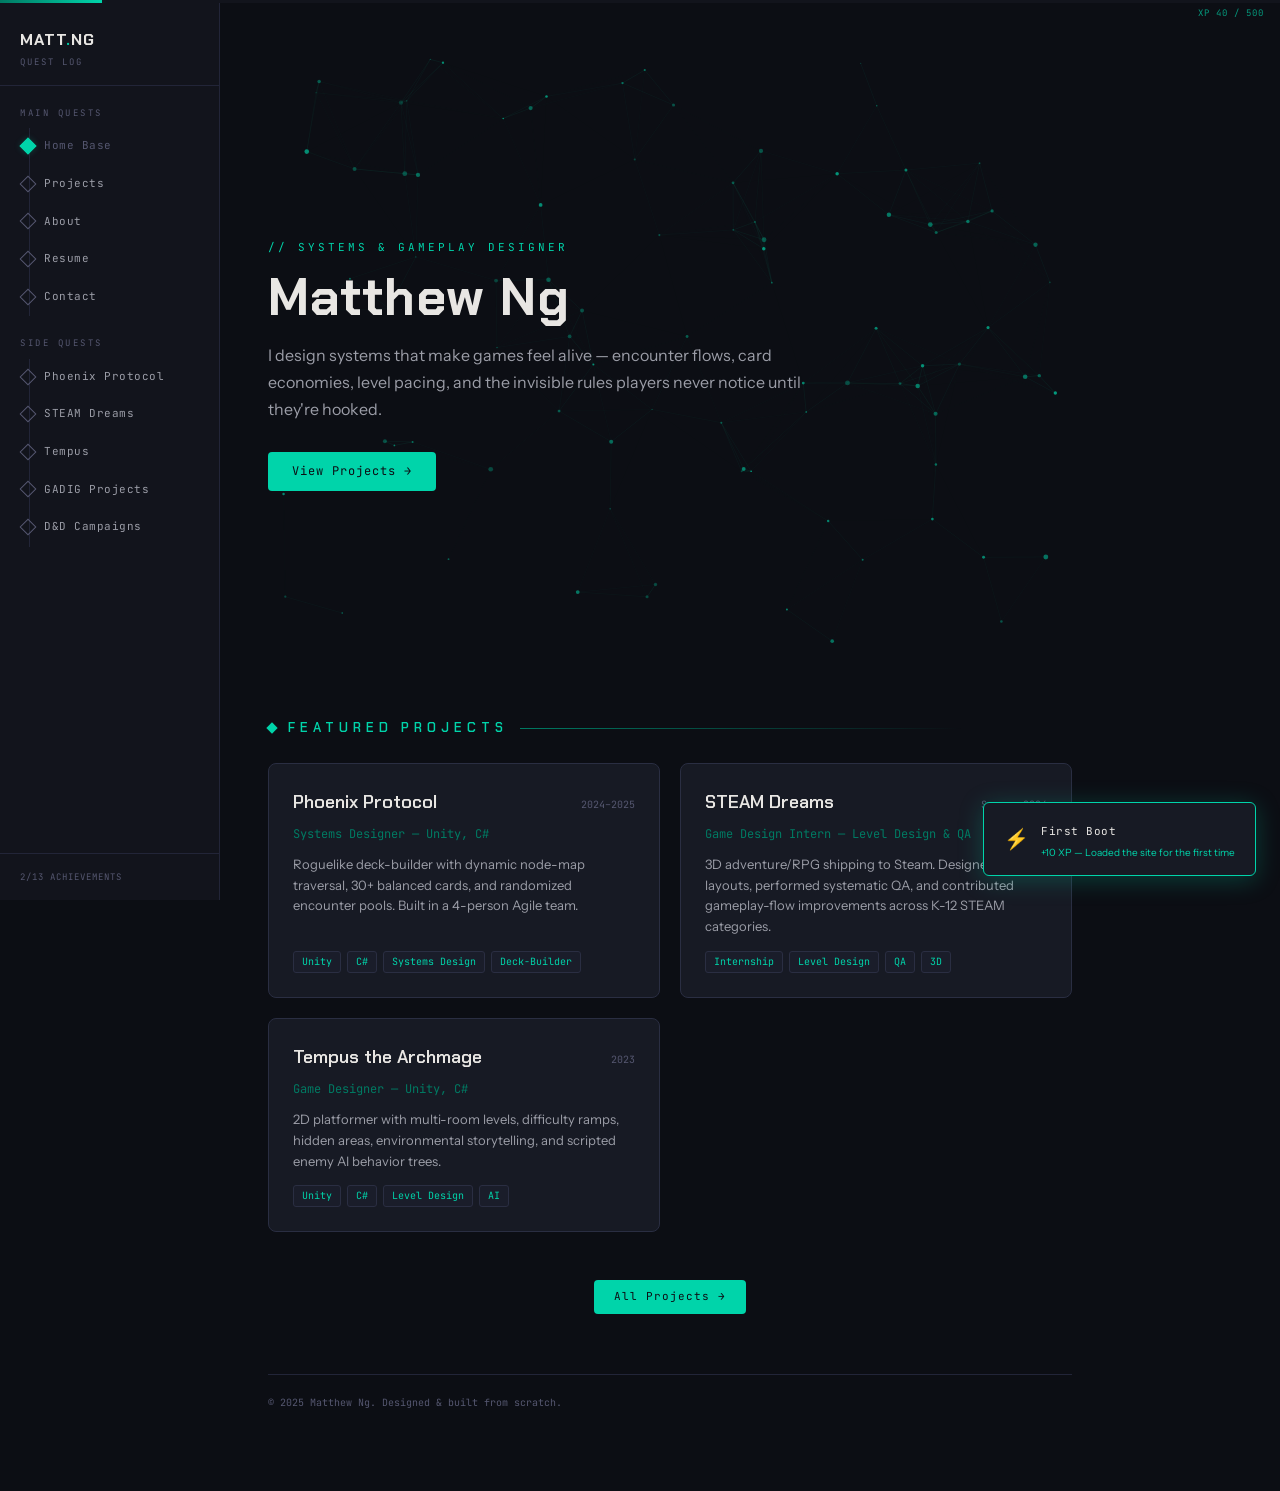
<file: index.html>
<!DOCTYPE html>
<html lang="en">
<head>
  <meta charset="UTF-8">
  <meta name="viewport" content="width=device-width, initial-scale=1.0">
  <title>Matthew Ng — Systems & Gameplay Designer</title>
  <link rel="preconnect" href="https://fonts.googleapis.com">
  <link href="https://fonts.googleapis.com/css2?family=Chakra+Petch:wght@600;700&family=Instrument+Sans:wght@400;500;600&family=JetBrains+Mono:wght@400;500&display=swap" rel="stylesheet">
  <link rel="stylesheet" href="css/style.css">
</head>
<body data-page="home">

  <!-- XP Bar -->
  <div class="xp-bar-track"><div class="xp-bar-fill"></div></div>
  <div class="xp-label">XP 0 / 500</div>

  <!-- Mobile Nav Toggle -->
  <button class="quest-toggle" aria-label="Toggle navigation">☰</button>

  <!-- Quest-Log Side Nav -->
  <nav class="quest-nav">
    <div class="quest-nav-header">
      <a href="index.html" class="quest-nav-logo">MATT<span class="accent">.</span>NG</a>
      <div class="quest-nav-subtitle">Quest Log</div>
    </div>

    <div class="quest-section-label">Main Quests</div>
    <ul class="quest-list">
      <li class="quest-item" data-page="home">
        <a href="index.html">
          <span class="quest-marker"></span>
          <span class="quest-label">Home Base</span>
        </a>
      </li>
      <li class="quest-item" data-page="projects">
        <a href="projects.html">
          <span class="quest-marker"></span>
          <span class="quest-label">Projects</span>
        </a>
      </li>
      <li class="quest-item" data-page="about">
        <a href="about.html">
          <span class="quest-marker"></span>
          <span class="quest-label">About</span>
        </a>
      </li>
      <li class="quest-item" data-page="resume">
        <a href="resume.html">
          <span class="quest-marker"></span>
          <span class="quest-label">Resume</span>
        </a>
      </li>
      <li class="quest-item" data-page="contact">
        <a href="contact.html">
          <span class="quest-marker"></span>
          <span class="quest-label">Contact</span>
        </a>
      </li>
    </ul>

    <div class="quest-section-label">Side Quests</div>
    <ul class="quest-list">
      <li class="quest-item" data-page="case-phoenix">
        <a href="case-phoenix.html">
          <span class="quest-marker"></span>
          <span class="quest-label">Phoenix Protocol</span>
        </a>
      </li>
      <li class="quest-item" data-page="case-steam">
        <a href="case-steam.html">
          <span class="quest-marker"></span>
          <span class="quest-label">STEAM Dreams</span>
        </a>
      </li>
      <li class="quest-item" data-page="case-tempus">
        <a href="case-tempus.html">
          <span class="quest-marker"></span>
          <span class="quest-label">Tempus</span>
        </a>
      </li>
      <li class="quest-item" data-page="case-gadig">
        <a href="case-gadig.html">
          <span class="quest-marker"></span>
          <span class="quest-label">GADIG Projects</span>
        </a>
      </li>
      <li class="quest-item" data-page="case-dnd">
        <a href="case-dnd.html">
          <span class="quest-marker"></span>
          <span class="quest-label">D&D Campaigns</span>
        </a>
      </li>
    </ul>

    <div class="quest-nav-footer">
      <div class="quest-stats">0/13 ACHIEVEMENTS</div>
    </div>
  </nav>

  <!-- Main Content -->
  <div class="main">

    <!-- Hero Section with Canvas Particles -->
    <section class="hero">
      <canvas id="hero-canvas" class="hero-canvas"></canvas>
      <div class="hero-content">
        <div class="hero-tag">// Systems & Gameplay Designer</div>
        <h1>Matthew Ng</h1>
        <p>I design systems that make games feel alive — encounter flows, card economies, level pacing, and the invisible rules players never notice until they're hooked.</p>
        <a href="projects.html" class="hero-cta">View Projects →</a>
      </div>
    </section>

    <!-- Featured Projects -->
    <div class="section-header">
      <span class="diamond"></span>
      <h2>Featured Projects</h2>
      <span class="rule"></span>
    </div>

    <div class="projects-grid">
      <a href="case-phoenix.html" class="project-card">
        <div class="card-top">
          <h3>Phoenix Protocol</h3>
          <span class="card-date">2024–2025</span>
        </div>
        <div class="card-sub">Systems Designer — Unity, C#</div>
        <p>Roguelike deck-builder with dynamic node-map traversal, 30+ balanced cards, and randomized encounter pools. Built in a 4-person Agile team.</p>
        <div class="card-tags">
          <span class="tag">Unity</span>
          <span class="tag">C#</span>
          <span class="tag">Systems Design</span>
          <span class="tag">Deck-Builder</span>
        </div>
      </a>

      <a href="case-steam.html" class="project-card">
        <div class="card-top">
          <h3>STEAM Dreams</h3>
          <span class="card-date">Summer 2024</span>
        </div>
        <div class="card-sub">Game Design Intern — Level Design & QA</div>
        <p>3D adventure/RPG shipping to Steam. Designed level layouts, performed systematic QA, and contributed gameplay-flow improvements across K-12 STEAM categories.</p>
        <div class="card-tags">
          <span class="tag">Internship</span>
          <span class="tag">Level Design</span>
          <span class="tag">QA</span>
          <span class="tag">3D</span>
        </div>
      </a>

      <a href="case-tempus.html" class="project-card">
        <div class="card-top">
          <h3>Tempus the Archmage</h3>
          <span class="card-date">2023</span>
        </div>
        <div class="card-sub">Game Designer — Unity, C#</div>
        <p>2D platformer with multi-room levels, difficulty ramps, hidden areas, environmental storytelling, and scripted enemy AI behavior trees.</p>
        <div class="card-tags">
          <span class="tag">Unity</span>
          <span class="tag">C#</span>
          <span class="tag">Level Design</span>
          <span class="tag">AI</span>
        </div>
      </a>
    </div>

    <div style="margin-top: 20px; text-align: center;">
      <a href="projects.html" class="hero-cta" style="font-size:11px; padding: 8px 20px;">All Projects →</a>
    </div>

    <!-- Footer -->
    <footer class="site-footer">
      <p>&copy; 2025 Matthew Ng. Designed & built from scratch.</p>
    </footer>
  </div>

  <script src="js/main.js"></script>
  <script src="js/particles.js"></script>
  <script src="js/cursor.js"></script>
  <script src="js/gamify.js"></script>
</body>
</html>
</file>
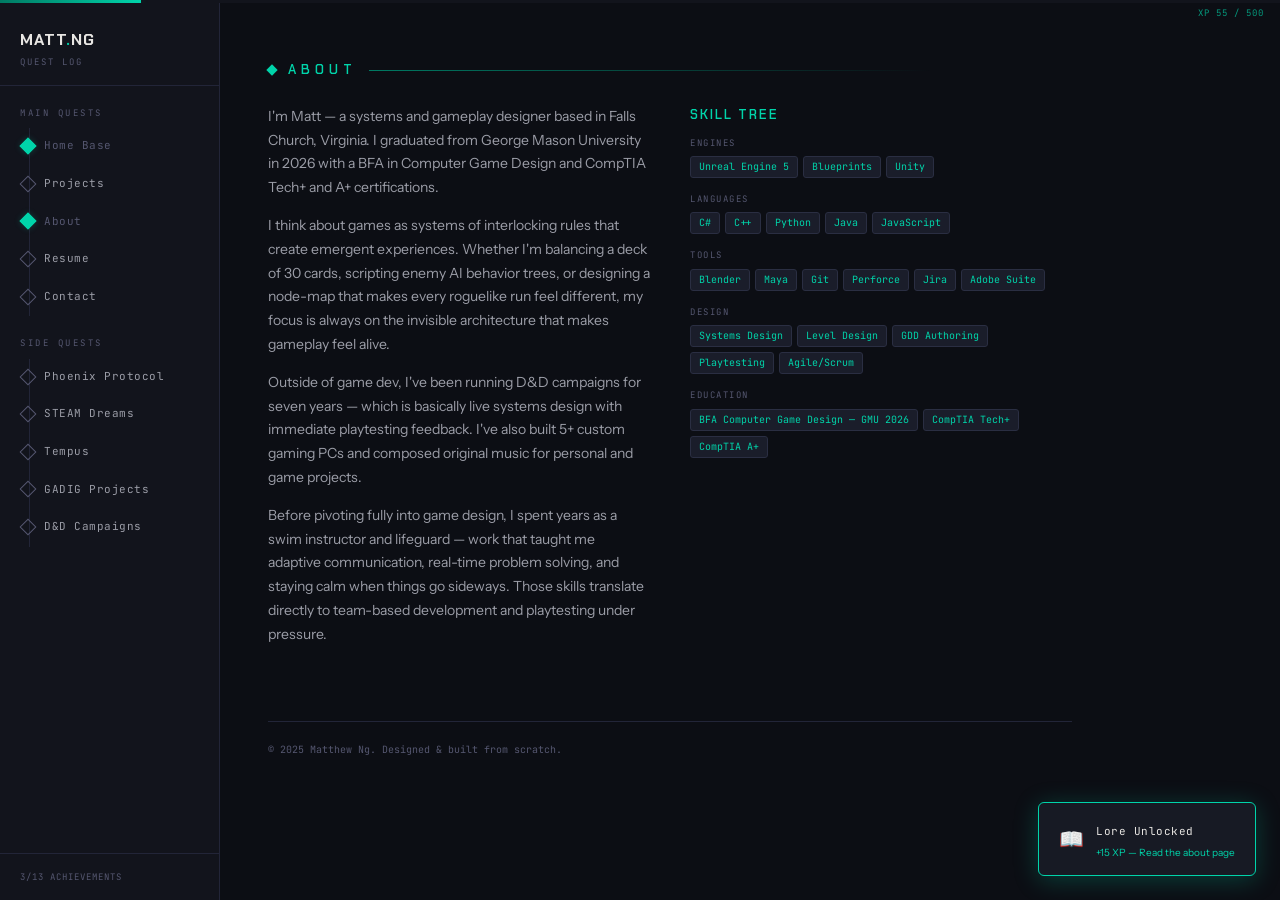
<file: about.html>
<!DOCTYPE html>
<html lang="en">
<head>
  <meta charset="UTF-8">
  <meta name="viewport" content="width=device-width, initial-scale=1.0">
  <title>About — Matthew Ng</title>
  <link rel="preconnect" href="https://fonts.googleapis.com">
  <link href="https://fonts.googleapis.com/css2?family=Chakra+Petch:wght@600;700&family=Instrument+Sans:wght@400;500;600&family=JetBrains+Mono:wght@400;500&display=swap" rel="stylesheet">
  <link rel="stylesheet" href="css/style.css">
</head>
<body data-page="about">

  <div class="xp-bar-track"><div class="xp-bar-fill"></div></div>
  <div class="xp-label">XP 0 / 500</div>
  <button class="quest-toggle" aria-label="Toggle navigation">☰</button>

  <nav class="quest-nav">
    <div class="quest-nav-header">
      <a href="index.html" class="quest-nav-logo">MATT<span class="accent">.</span>NG</a>
      <div class="quest-nav-subtitle">Quest Log</div>
    </div>
    <div class="quest-section-label">Main Quests</div>
    <ul class="quest-list">
      <li class="quest-item" data-page="home"><a href="index.html"><span class="quest-marker"></span><span class="quest-label">Home Base</span></a></li>
      <li class="quest-item" data-page="projects"><a href="projects.html"><span class="quest-marker"></span><span class="quest-label">Projects</span></a></li>
      <li class="quest-item" data-page="about"><a href="about.html"><span class="quest-marker"></span><span class="quest-label">About</span></a></li>
      <li class="quest-item" data-page="resume"><a href="resume.html"><span class="quest-marker"></span><span class="quest-label">Resume</span></a></li>
      <li class="quest-item" data-page="contact"><a href="contact.html"><span class="quest-marker"></span><span class="quest-label">Contact</span></a></li>
    </ul>
    <div class="quest-section-label">Side Quests</div>
    <ul class="quest-list">
      <li class="quest-item" data-page="case-phoenix"><a href="case-phoenix.html"><span class="quest-marker"></span><span class="quest-label">Phoenix Protocol</span></a></li>
      <li class="quest-item" data-page="case-steam"><a href="case-steam.html"><span class="quest-marker"></span><span class="quest-label">STEAM Dreams</span></a></li>
      <li class="quest-item" data-page="case-tempus"><a href="case-tempus.html"><span class="quest-marker"></span><span class="quest-label">Tempus</span></a></li>
      <li class="quest-item" data-page="case-gadig"><a href="case-gadig.html"><span class="quest-marker"></span><span class="quest-label">GADIG Projects</span></a></li>
      <li class="quest-item" data-page="case-dnd"><a href="case-dnd.html"><span class="quest-marker"></span><span class="quest-label">D&D Campaigns</span></a></li>
    </ul>
    <div class="quest-nav-footer"><div class="quest-stats">0/13 ACHIEVEMENTS</div></div>
  </nav>

  <div class="main">

    <div class="section-header" style="margin-top:20px;">
      <span class="diamond"></span>
      <h2>About</h2>
      <span class="rule"></span>
    </div>

    <div class="about-grid">
      <div class="about-text">
        <p>I'm Matt — a systems and gameplay designer based in Falls Church, Virginia. I graduated from George Mason University in 2026 with a BFA in Computer Game Design and CompTIA Tech+ and A+ certifications.</p>

        <p>I think about games as systems of interlocking rules that create emergent experiences. Whether I'm balancing a deck of 30 cards, scripting enemy AI behavior trees, or designing a node-map that makes every roguelike run feel different, my focus is always on the invisible architecture that makes gameplay feel alive.</p>

        <p>Outside of game dev, I've been running D&D campaigns for seven years — which is basically live systems design with immediate playtesting feedback. I've also built 5+ custom gaming PCs and composed original music for personal and game projects.</p>

        <p>Before pivoting fully into game design, I spent years as a swim instructor and lifeguard — work that taught me adaptive communication, real-time problem solving, and staying calm when things go sideways. Those skills translate directly to team-based development and playtesting under pressure.</p>
      </div>

      <div class="about-skills">
        <h3>Skill Tree</h3>

        <div class="skill-group">
          <div class="skill-group-label">Engines</div>
          <div class="skill-tags">
            <span class="tag">Unreal Engine 5</span>
            <span class="tag">Blueprints</span>
            <span class="tag">Unity</span>
          </div>
        </div>

        <div class="skill-group">
          <div class="skill-group-label">Languages</div>
          <div class="skill-tags">
            <span class="tag">C#</span>
            <span class="tag">C++</span>
            <span class="tag">Python</span>
            <span class="tag">Java</span>
            <span class="tag">JavaScript</span>
          </div>
        </div>

        <div class="skill-group">
          <div class="skill-group-label">Tools</div>
          <div class="skill-tags">
            <span class="tag">Blender</span>
            <span class="tag">Maya</span>
            <span class="tag">Git</span>
            <span class="tag">Perforce</span>
            <span class="tag">Jira</span>
            <span class="tag">Adobe Suite</span>
          </div>
        </div>

        <div class="skill-group">
          <div class="skill-group-label">Design</div>
          <div class="skill-tags">
            <span class="tag">Systems Design</span>
            <span class="tag">Level Design</span>
            <span class="tag">GDD Authoring</span>
            <span class="tag">Playtesting</span>
            <span class="tag">Agile/Scrum</span>
          </div>
        </div>

        <div class="skill-group">
          <div class="skill-group-label">Education</div>
          <div class="skill-tags">
            <span class="tag">BFA Computer Game Design — GMU 2026</span>
            <span class="tag">CompTIA Tech+</span>
            <span class="tag">CompTIA A+</span>
          </div>
        </div>
      </div>
    </div>

    <footer class="site-footer">
      <p>&copy; 2025 Matthew Ng. Designed & built from scratch.</p>
    </footer>
  </div>

  <script src="js/main.js"></script>
  <script src="js/cursor.js"></script>
  <script src="js/gamify.js"></script>
</body>
</html>
</file>
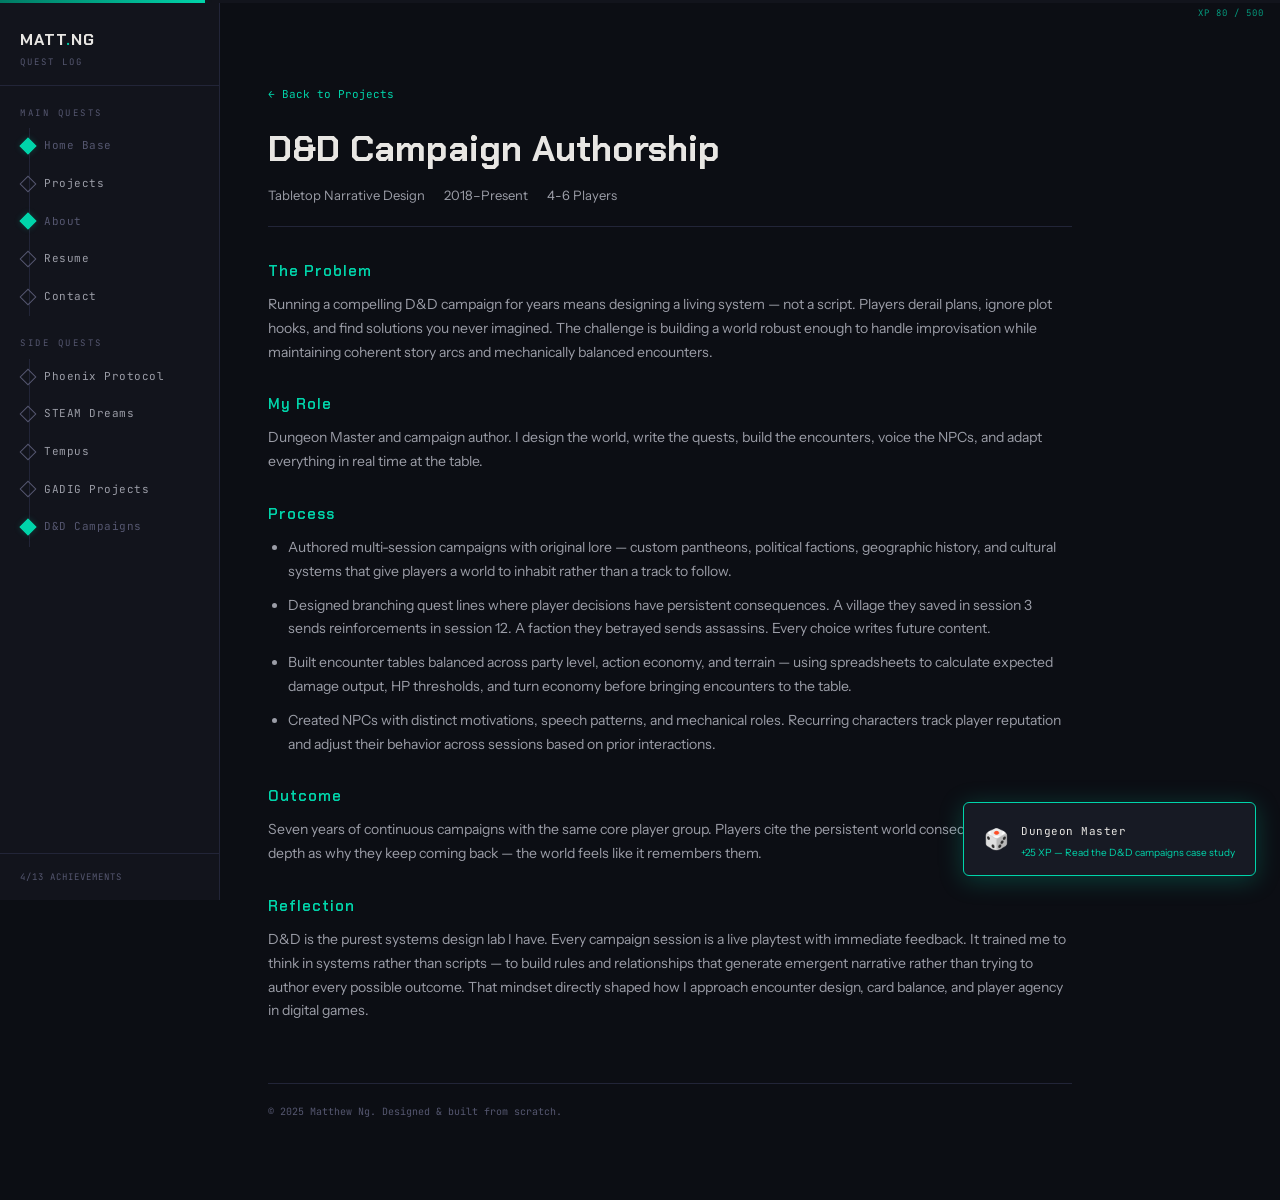
<file: case-dnd.html>
<!DOCTYPE html>
<html lang="en">
<head>
  <meta charset="UTF-8">
  <meta name="viewport" content="width=device-width, initial-scale=1.0">
  <title>D&D Campaign Authorship — Matthew Ng</title>
  <link rel="preconnect" href="https://fonts.googleapis.com">
  <link href="https://fonts.googleapis.com/css2?family=Chakra+Petch:wght@600;700&family=Instrument+Sans:wght@400;500;600&family=JetBrains+Mono:wght@400;500&display=swap" rel="stylesheet">
  <link rel="stylesheet" href="css/style.css">
</head>
<body data-page="case-dnd">

  <div class="xp-bar-track"><div class="xp-bar-fill"></div></div>
  <div class="xp-label">XP 0 / 500</div>
  <button class="quest-toggle" aria-label="Toggle navigation">☰</button>

  <nav class="quest-nav">
    <div class="quest-nav-header">
      <a href="index.html" class="quest-nav-logo">MATT<span class="accent">.</span>NG</a>
      <div class="quest-nav-subtitle">Quest Log</div>
    </div>
    <div class="quest-section-label">Main Quests</div>
    <ul class="quest-list">
      <li class="quest-item" data-page="home"><a href="index.html"><span class="quest-marker"></span><span class="quest-label">Home Base</span></a></li>
      <li class="quest-item" data-page="projects"><a href="projects.html"><span class="quest-marker"></span><span class="quest-label">Projects</span></a></li>
      <li class="quest-item" data-page="about"><a href="about.html"><span class="quest-marker"></span><span class="quest-label">About</span></a></li>
      <li class="quest-item" data-page="resume"><a href="resume.html"><span class="quest-marker"></span><span class="quest-label">Resume</span></a></li>
      <li class="quest-item" data-page="contact"><a href="contact.html"><span class="quest-marker"></span><span class="quest-label">Contact</span></a></li>
    </ul>
    <div class="quest-section-label">Side Quests</div>
    <ul class="quest-list">
      <li class="quest-item" data-page="case-phoenix"><a href="case-phoenix.html"><span class="quest-marker"></span><span class="quest-label">Phoenix Protocol</span></a></li>
      <li class="quest-item" data-page="case-steam"><a href="case-steam.html"><span class="quest-marker"></span><span class="quest-label">STEAM Dreams</span></a></li>
      <li class="quest-item" data-page="case-tempus"><a href="case-tempus.html"><span class="quest-marker"></span><span class="quest-label">Tempus</span></a></li>
      <li class="quest-item" data-page="case-gadig"><a href="case-gadig.html"><span class="quest-marker"></span><span class="quest-label">GADIG Projects</span></a></li>
      <li class="quest-item" data-page="case-dnd"><a href="case-dnd.html"><span class="quest-marker"></span><span class="quest-label">D&D Campaigns</span></a></li>
    </ul>
    <div class="quest-nav-footer"><div class="quest-stats">0/13 ACHIEVEMENTS</div></div>
  </nav>

  <div class="main">

    <div class="case-study-hero">
      <a href="projects.html" class="back-link">← Back to Projects</a>
      <h1>D&D Campaign Authorship</h1>
      <div class="meta">
        <span>Tabletop Narrative Design</span>
        <span>2018–Present</span>
        <span>4-6 Players</span>
      </div>
    </div>

    <div class="case-study-body">

      <h3>The Problem</h3>
      <p>Running a compelling D&D campaign for years means designing a living system — not a script. Players derail plans, ignore plot hooks, and find solutions you never imagined. The challenge is building a world robust enough to handle improvisation while maintaining coherent story arcs and mechanically balanced encounters.</p>

      <h3>My Role</h3>
      <p>Dungeon Master and campaign author. I design the world, write the quests, build the encounters, voice the NPCs, and adapt everything in real time at the table.</p>

      <h3>Process</h3>
      <ul>
        <li>Authored multi-session campaigns with original lore — custom pantheons, political factions, geographic history, and cultural systems that give players a world to inhabit rather than a track to follow.</li>
        <li>Designed branching quest lines where player decisions have persistent consequences. A village they saved in session 3 sends reinforcements in session 12. A faction they betrayed sends assassins. Every choice writes future content.</li>
        <li>Built encounter tables balanced across party level, action economy, and terrain — using spreadsheets to calculate expected damage output, HP thresholds, and turn economy before bringing encounters to the table.</li>
        <li>Created NPCs with distinct motivations, speech patterns, and mechanical roles. Recurring characters track player reputation and adjust their behavior across sessions based on prior interactions.</li>
      </ul>

      <h3>Outcome</h3>
      <p>Seven years of continuous campaigns with the same core player group. Players cite the persistent world consequences and NPC depth as why they keep coming back — the world feels like it remembers them.</p>

      <h3>Reflection</h3>
      <p>D&D is the purest systems design lab I have. Every campaign session is a live playtest with immediate feedback. It trained me to think in systems rather than scripts — to build rules and relationships that generate emergent narrative rather than trying to author every possible outcome. That mindset directly shaped how I approach encounter design, card balance, and player agency in digital games.</p>

    </div>

    <footer class="site-footer">
      <p>&copy; 2025 Matthew Ng. Designed & built from scratch.</p>
    </footer>
  </div>

  <script src="js/main.js"></script>
  <script src="js/cursor.js"></script>
  <script src="js/gamify.js"></script>
</body>
</html>
</file>
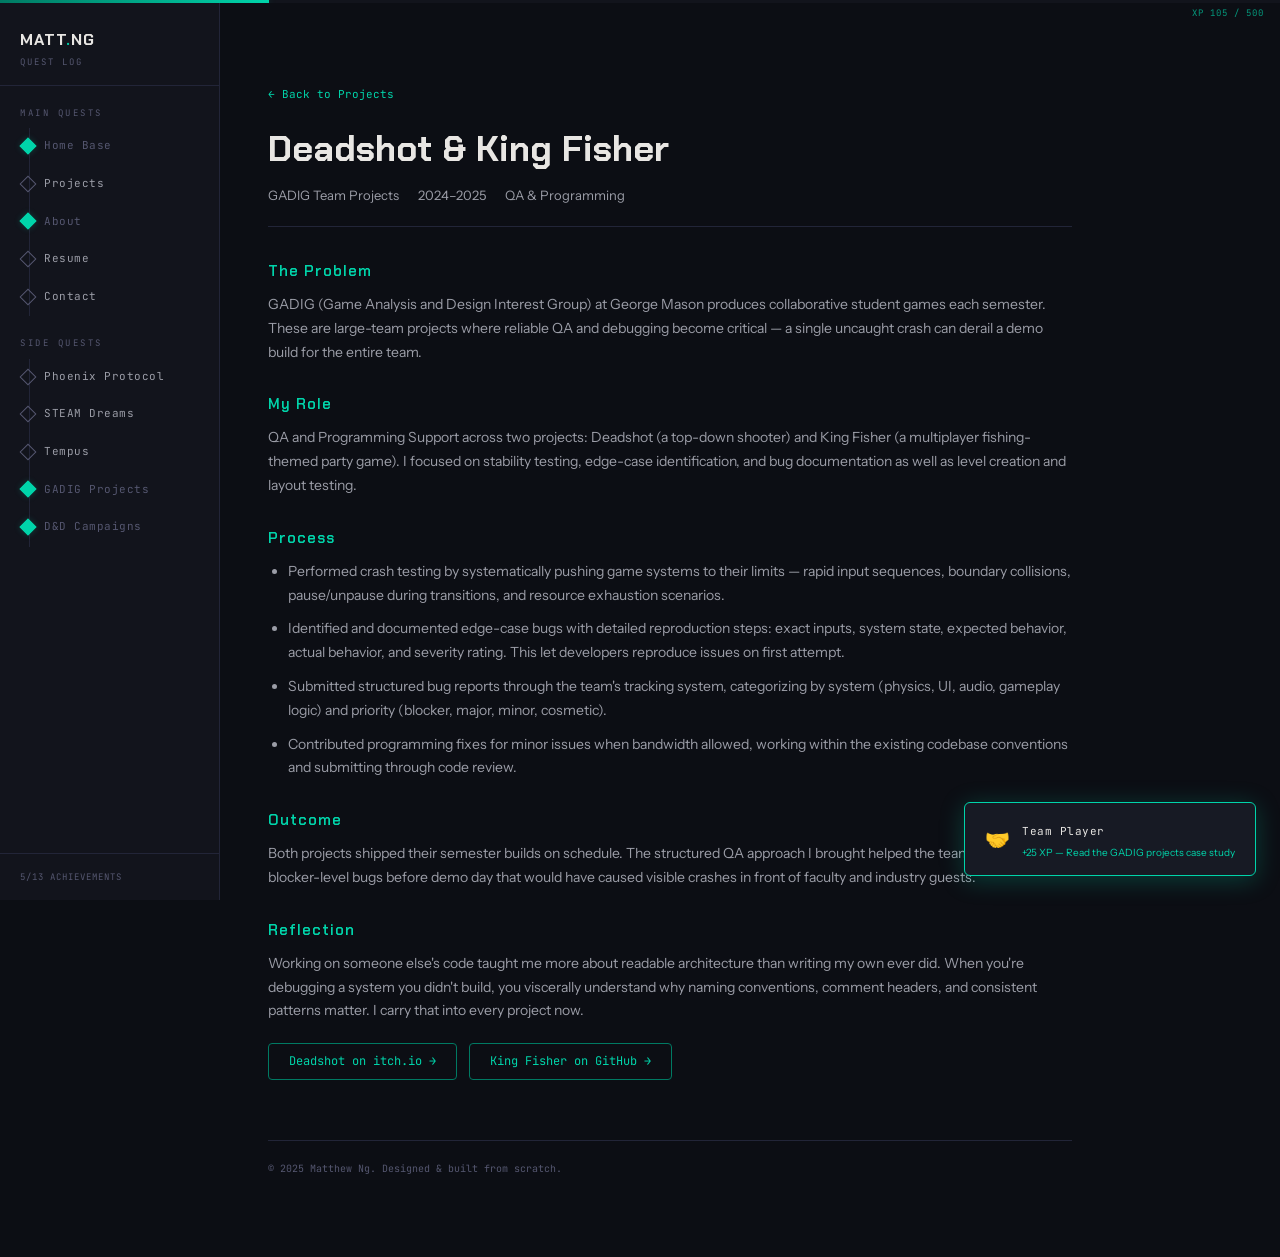
<file: case-gadig.html>
<!DOCTYPE html>
<html lang="en">
<head>
  <meta charset="UTF-8">
  <meta name="viewport" content="width=device-width, initial-scale=1.0">
  <title>GADIG Projects — Matthew Ng</title>
  <link rel="preconnect" href="https://fonts.googleapis.com">
  <link href="https://fonts.googleapis.com/css2?family=Chakra+Petch:wght@600;700&family=Instrument+Sans:wght@400;500;600&family=JetBrains+Mono:wght@400;500&display=swap" rel="stylesheet">
  <link rel="stylesheet" href="css/style.css">
</head>
<body data-page="case-gadig">

  <div class="xp-bar-track"><div class="xp-bar-fill"></div></div>
  <div class="xp-label">XP 0 / 500</div>
  <button class="quest-toggle" aria-label="Toggle navigation">☰</button>

  <nav class="quest-nav">
    <div class="quest-nav-header">
      <a href="index.html" class="quest-nav-logo">MATT<span class="accent">.</span>NG</a>
      <div class="quest-nav-subtitle">Quest Log</div>
    </div>
    <div class="quest-section-label">Main Quests</div>
    <ul class="quest-list">
      <li class="quest-item" data-page="home"><a href="index.html"><span class="quest-marker"></span><span class="quest-label">Home Base</span></a></li>
      <li class="quest-item" data-page="projects"><a href="projects.html"><span class="quest-marker"></span><span class="quest-label">Projects</span></a></li>
      <li class="quest-item" data-page="about"><a href="about.html"><span class="quest-marker"></span><span class="quest-label">About</span></a></li>
      <li class="quest-item" data-page="resume"><a href="resume.html"><span class="quest-marker"></span><span class="quest-label">Resume</span></a></li>
      <li class="quest-item" data-page="contact"><a href="contact.html"><span class="quest-marker"></span><span class="quest-label">Contact</span></a></li>
    </ul>
    <div class="quest-section-label">Side Quests</div>
    <ul class="quest-list">
      <li class="quest-item" data-page="case-phoenix"><a href="case-phoenix.html"><span class="quest-marker"></span><span class="quest-label">Phoenix Protocol</span></a></li>
      <li class="quest-item" data-page="case-steam"><a href="case-steam.html"><span class="quest-marker"></span><span class="quest-label">STEAM Dreams</span></a></li>
      <li class="quest-item" data-page="case-tempus"><a href="case-tempus.html"><span class="quest-marker"></span><span class="quest-label">Tempus</span></a></li>
      <li class="quest-item" data-page="case-gadig"><a href="case-gadig.html"><span class="quest-marker"></span><span class="quest-label">GADIG Projects</span></a></li>
      <li class="quest-item" data-page="case-dnd"><a href="case-dnd.html"><span class="quest-marker"></span><span class="quest-label">D&D Campaigns</span></a></li>
    </ul>
    <div class="quest-nav-footer"><div class="quest-stats">0/13 ACHIEVEMENTS</div></div>
  </nav>

  <div class="main">

    <div class="case-study-hero">
      <a href="projects.html" class="back-link">← Back to Projects</a>
      <h1>Deadshot & King Fisher</h1>
      <div class="meta">
        <span>GADIG Team Projects</span>
        <span>2024–2025</span>
        <span>QA & Programming</span>
      </div>
    </div>

    <div class="case-study-body">

      <h3>The Problem</h3>
      <p>GADIG (Game Analysis and Design Interest Group) at George Mason produces collaborative student games each semester. These are large-team projects where reliable QA and debugging become critical — a single uncaught crash can derail a demo build for the entire team.</p>

      <h3>My Role</h3>
      <p>QA and Programming Support across two projects: Deadshot (a top-down shooter) and King Fisher (a multiplayer fishing-themed party game). I focused on stability testing, edge-case identification, and bug documentation as well as level creation and layout testing.</p>

      <h3>Process</h3>
      <ul>
        <li>Performed crash testing by systematically pushing game systems to their limits — rapid input sequences, boundary collisions, pause/unpause during transitions, and resource exhaustion scenarios.</li>
        <li>Identified and documented edge-case bugs with detailed reproduction steps: exact inputs, system state, expected behavior, actual behavior, and severity rating. This let developers reproduce issues on first attempt.</li>
        <li>Submitted structured bug reports through the team's tracking system, categorizing by system (physics, UI, audio, gameplay logic) and priority (blocker, major, minor, cosmetic).</li>
        <li>Contributed programming fixes for minor issues when bandwidth allowed, working within the existing codebase conventions and submitting through code review.</li>
      </ul>

      <h3>Outcome</h3>
      <p>Both projects shipped their semester builds on schedule. The structured QA approach I brought helped the teams catch several blocker-level bugs before demo day that would have caused visible crashes in front of faculty and industry guests.</p>

      <h3>Reflection</h3>
      <p>Working on someone else's code taught me more about readable architecture than writing my own ever did. When you're debugging a system you didn't build, you viscerally understand why naming conventions, comment headers, and consistent patterns matter. I carry that into every project now.</p>

      <div class="links-row">
        <a href="https://gadig.itch.io/deadshot" target="_blank" rel="noopener">Deadshot on itch.io →</a>
        <a href="https://github.com/gmuGADIG/King-Fisher" target="_blank" rel="noopener">King Fisher on GitHub →</a>
      </div>
    </div>

    <footer class="site-footer">
      <p>&copy; 2025 Matthew Ng. Designed & built from scratch.</p>
    </footer>
  </div>

  <script src="js/main.js"></script>
  <script src="js/cursor.js"></script>
  <script src="js/gamify.js"></script>
</body>
</html>
</file>
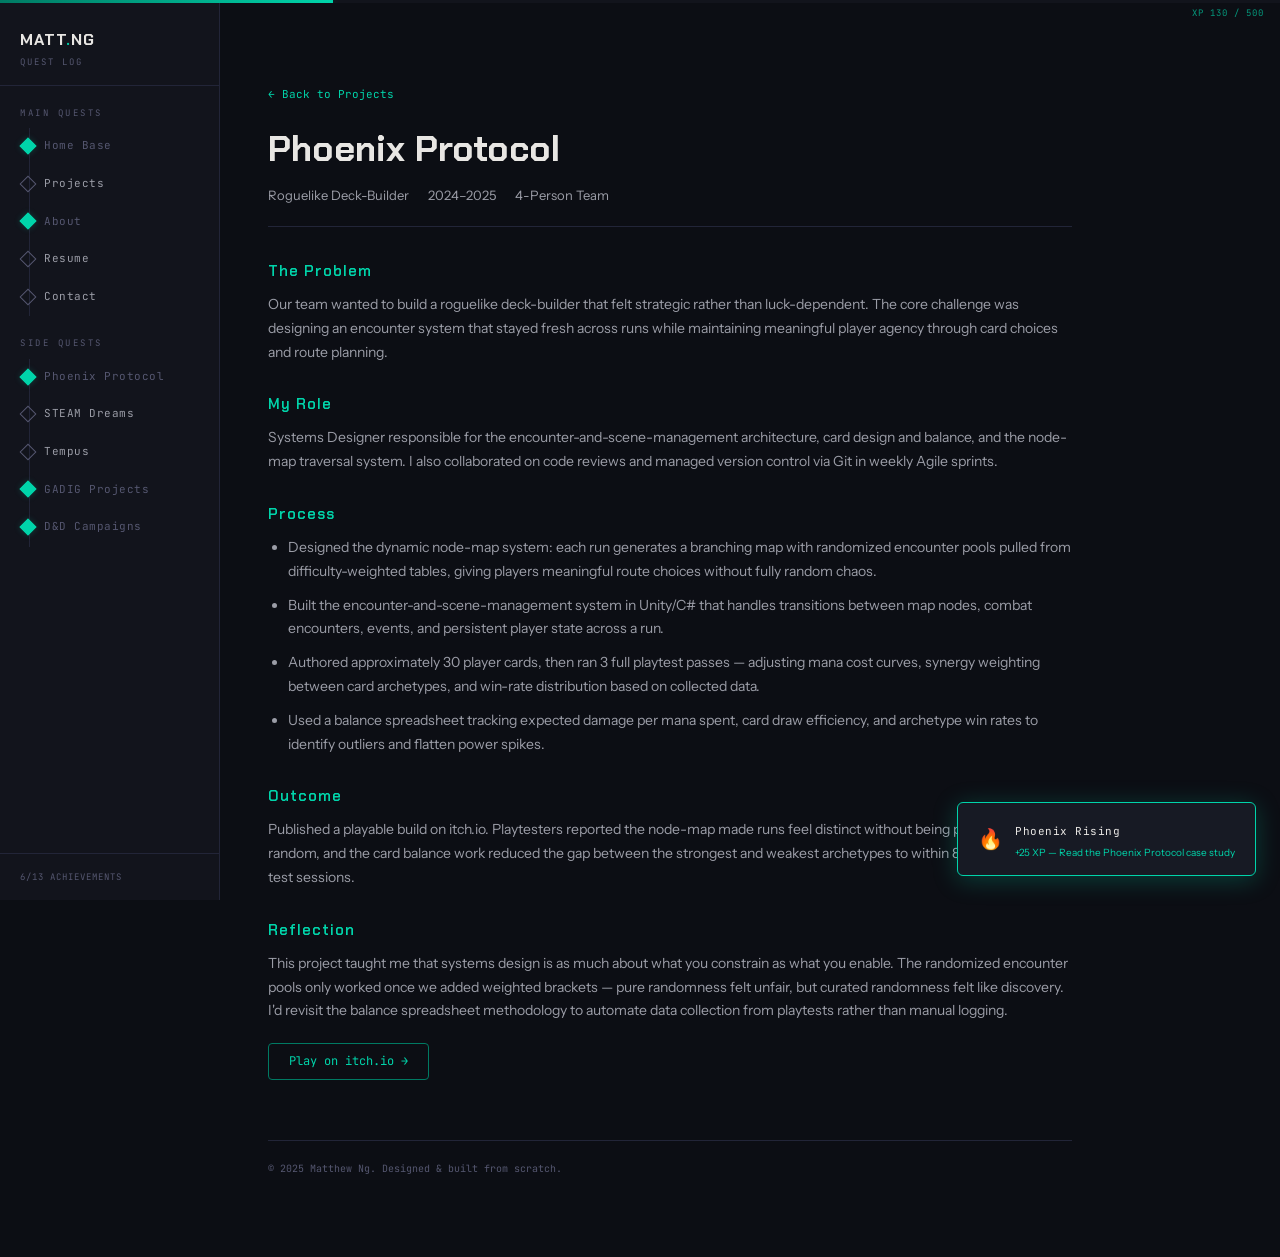
<file: case-phoenix.html>
<!DOCTYPE html>
<html lang="en">
<head>
  <meta charset="UTF-8">
  <meta name="viewport" content="width=device-width, initial-scale=1.0">
  <title>Phoenix Protocol — Matthew Ng</title>
  <link rel="preconnect" href="https://fonts.googleapis.com">
  <link href="https://fonts.googleapis.com/css2?family=Chakra+Petch:wght@600;700&family=Instrument+Sans:wght@400;500;600&family=JetBrains+Mono:wght@400;500&display=swap" rel="stylesheet">
  <link rel="stylesheet" href="css/style.css">
</head>
<body data-page="case-phoenix">

  <div class="xp-bar-track"><div class="xp-bar-fill"></div></div>
  <div class="xp-label">XP 0 / 500</div>
  <button class="quest-toggle" aria-label="Toggle navigation">☰</button>

  <nav class="quest-nav">
    <div class="quest-nav-header">
      <a href="index.html" class="quest-nav-logo">MATT<span class="accent">.</span>NG</a>
      <div class="quest-nav-subtitle">Quest Log</div>
    </div>
    <div class="quest-section-label">Main Quests</div>
    <ul class="quest-list">
      <li class="quest-item" data-page="home"><a href="index.html"><span class="quest-marker"></span><span class="quest-label">Home Base</span></a></li>
      <li class="quest-item" data-page="projects"><a href="projects.html"><span class="quest-marker"></span><span class="quest-label">Projects</span></a></li>
      <li class="quest-item" data-page="about"><a href="about.html"><span class="quest-marker"></span><span class="quest-label">About</span></a></li>
      <li class="quest-item" data-page="resume"><a href="resume.html"><span class="quest-marker"></span><span class="quest-label">Resume</span></a></li>
      <li class="quest-item" data-page="contact"><a href="contact.html"><span class="quest-marker"></span><span class="quest-label">Contact</span></a></li>
    </ul>
    <div class="quest-section-label">Side Quests</div>
    <ul class="quest-list">
      <li class="quest-item" data-page="case-phoenix"><a href="case-phoenix.html"><span class="quest-marker"></span><span class="quest-label">Phoenix Protocol</span></a></li>
      <li class="quest-item" data-page="case-steam"><a href="case-steam.html"><span class="quest-marker"></span><span class="quest-label">STEAM Dreams</span></a></li>
      <li class="quest-item" data-page="case-tempus"><a href="case-tempus.html"><span class="quest-marker"></span><span class="quest-label">Tempus</span></a></li>
      <li class="quest-item" data-page="case-gadig"><a href="case-gadig.html"><span class="quest-marker"></span><span class="quest-label">GADIG Projects</span></a></li>
      <li class="quest-item" data-page="case-dnd"><a href="case-dnd.html"><span class="quest-marker"></span><span class="quest-label">D&D Campaigns</span></a></li>
    </ul>
    <div class="quest-nav-footer"><div class="quest-stats">0/13 ACHIEVEMENTS</div></div>
  </nav>

  <div class="main">

    <div class="case-study-hero">
      <a href="projects.html" class="back-link">← Back to Projects</a>
      <h1>Phoenix Protocol</h1>
      <div class="meta">
        <span>Roguelike Deck-Builder</span>
        <span>2024–2025</span>
        <span>4-Person Team</span>
      </div>
    </div>

    <div class="case-study-body">

      <h3>The Problem</h3>
      <p>Our team wanted to build a roguelike deck-builder that felt strategic rather than luck-dependent. The core challenge was designing an encounter system that stayed fresh across runs while maintaining meaningful player agency through card choices and route planning.</p>

      <h3>My Role</h3>
      <p>Systems Designer responsible for the encounter-and-scene-management architecture, card design and balance, and the node-map traversal system. I also collaborated on code reviews and managed version control via Git in weekly Agile sprints.</p>

      <h3>Process</h3>
      <ul>
        <li>Designed the dynamic node-map system: each run generates a branching map with randomized encounter pools pulled from difficulty-weighted tables, giving players meaningful route choices without fully random chaos.</li>
        <li>Built the encounter-and-scene-management system in Unity/C# that handles transitions between map nodes, combat encounters, events, and persistent player state across a run.</li>
        <li>Authored approximately 30 player cards, then ran 3 full playtest passes — adjusting mana cost curves, synergy weighting between card archetypes, and win-rate distribution based on collected data.</li>
        <li>Used a balance spreadsheet tracking expected damage per mana spent, card draw efficiency, and archetype win rates to identify outliers and flatten power spikes.</li>
      </ul>

      <h3>Outcome</h3>
      <p>Published a playable build on itch.io. Playtesters reported the node-map made runs feel distinct without being punishingly random, and the card balance work reduced the gap between the strongest and weakest archetypes to within 8% win rate across test sessions.</p>

      <h3>Reflection</h3>
      <p>This project taught me that systems design is as much about what you constrain as what you enable. The randomized encounter pools only worked once we added weighted brackets — pure randomness felt unfair, but curated randomness felt like discovery. I'd revisit the balance spreadsheet methodology to automate data collection from playtests rather than manual logging.</p>

      <div class="links-row">
        <a href="https://the-phoenix-protocol.itch.io/play" target="_blank" rel="noopener">Play on itch.io →</a>
      </div>
    </div>

    <footer class="site-footer">
      <p>&copy; 2025 Matthew Ng. Designed & built from scratch.</p>
    </footer>
  </div>

  <script src="js/main.js"></script>
  <script src="js/cursor.js"></script>
  <script src="js/gamify.js"></script>
</body>
</html>
</file>
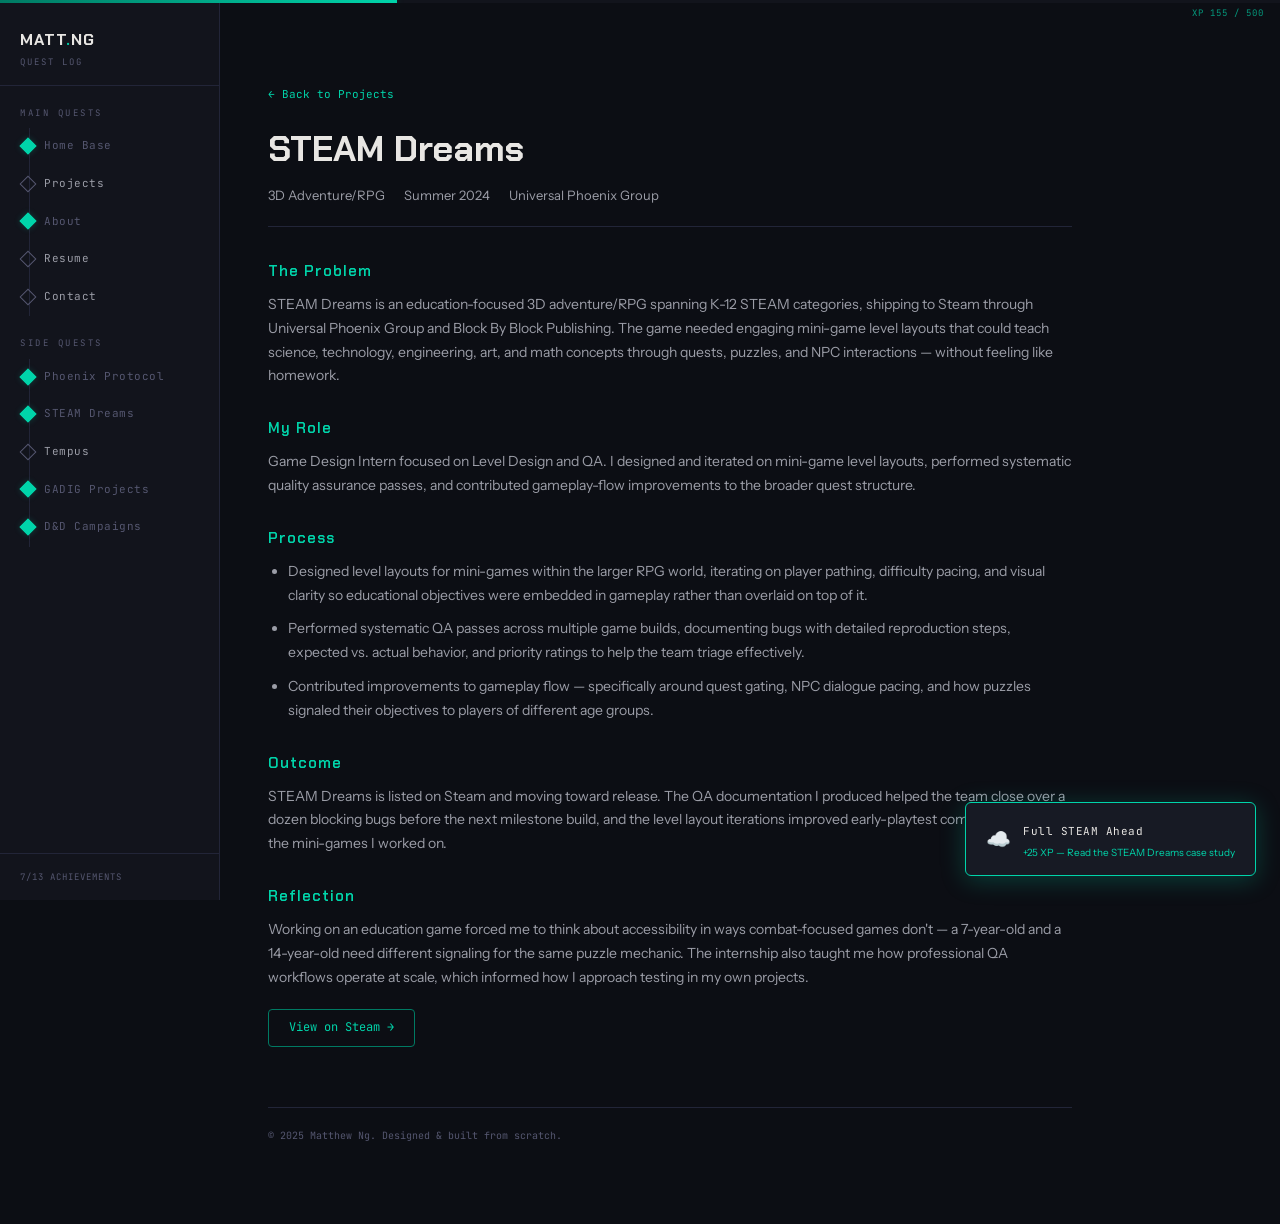
<file: case-steam.html>
<!DOCTYPE html>
<html lang="en">
<head>
  <meta charset="UTF-8">
  <meta name="viewport" content="width=device-width, initial-scale=1.0">
  <title>STEAM Dreams — Matthew Ng</title>
  <link rel="preconnect" href="https://fonts.googleapis.com">
  <link href="https://fonts.googleapis.com/css2?family=Chakra+Petch:wght@600;700&family=Instrument+Sans:wght@400;500;600&family=JetBrains+Mono:wght@400;500&display=swap" rel="stylesheet">
  <link rel="stylesheet" href="css/style.css">
</head>
<body data-page="case-steam">

  <div class="xp-bar-track"><div class="xp-bar-fill"></div></div>
  <div class="xp-label">XP 0 / 500</div>
  <button class="quest-toggle" aria-label="Toggle navigation">☰</button>

  <nav class="quest-nav">
    <div class="quest-nav-header">
      <a href="index.html" class="quest-nav-logo">MATT<span class="accent">.</span>NG</a>
      <div class="quest-nav-subtitle">Quest Log</div>
    </div>
    <div class="quest-section-label">Main Quests</div>
    <ul class="quest-list">
      <li class="quest-item" data-page="home"><a href="index.html"><span class="quest-marker"></span><span class="quest-label">Home Base</span></a></li>
      <li class="quest-item" data-page="projects"><a href="projects.html"><span class="quest-marker"></span><span class="quest-label">Projects</span></a></li>
      <li class="quest-item" data-page="about"><a href="about.html"><span class="quest-marker"></span><span class="quest-label">About</span></a></li>
      <li class="quest-item" data-page="resume"><a href="resume.html"><span class="quest-marker"></span><span class="quest-label">Resume</span></a></li>
      <li class="quest-item" data-page="contact"><a href="contact.html"><span class="quest-marker"></span><span class="quest-label">Contact</span></a></li>
    </ul>
    <div class="quest-section-label">Side Quests</div>
    <ul class="quest-list">
      <li class="quest-item" data-page="case-phoenix"><a href="case-phoenix.html"><span class="quest-marker"></span><span class="quest-label">Phoenix Protocol</span></a></li>
      <li class="quest-item" data-page="case-steam"><a href="case-steam.html"><span class="quest-marker"></span><span class="quest-label">STEAM Dreams</span></a></li>
      <li class="quest-item" data-page="case-tempus"><a href="case-tempus.html"><span class="quest-marker"></span><span class="quest-label">Tempus</span></a></li>
      <li class="quest-item" data-page="case-gadig"><a href="case-gadig.html"><span class="quest-marker"></span><span class="quest-label">GADIG Projects</span></a></li>
      <li class="quest-item" data-page="case-dnd"><a href="case-dnd.html"><span class="quest-marker"></span><span class="quest-label">D&D Campaigns</span></a></li>
    </ul>
    <div class="quest-nav-footer"><div class="quest-stats">0/13 ACHIEVEMENTS</div></div>
  </nav>

  <div class="main">

    <div class="case-study-hero">
      <a href="projects.html" class="back-link">← Back to Projects</a>
      <h1>STEAM Dreams</h1>
      <div class="meta">
        <span>3D Adventure/RPG</span>
        <span>Summer 2024</span>
        <span>Universal Phoenix Group</span>
      </div>
    </div>

    <div class="case-study-body">

      <h3>The Problem</h3>
      <p>STEAM Dreams is an education-focused 3D adventure/RPG spanning K-12 STEAM categories, shipping to Steam through Universal Phoenix Group and Block By Block Publishing. The game needed engaging mini-game level layouts that could teach science, technology, engineering, art, and math concepts through quests, puzzles, and NPC interactions — without feeling like homework.</p>

      <h3>My Role</h3>
      <p>Game Design Intern focused on Level Design and QA. I designed and iterated on mini-game level layouts, performed systematic quality assurance passes, and contributed gameplay-flow improvements to the broader quest structure.</p>

      <h3>Process</h3>
      <ul>
        <li>Designed level layouts for mini-games within the larger RPG world, iterating on player pathing, difficulty pacing, and visual clarity so educational objectives were embedded in gameplay rather than overlaid on top of it.</li>
        <li>Performed systematic QA passes across multiple game builds, documenting bugs with detailed reproduction steps, expected vs. actual behavior, and priority ratings to help the team triage effectively.</li>
        <li>Contributed improvements to gameplay flow — specifically around quest gating, NPC dialogue pacing, and how puzzles signaled their objectives to players of different age groups.</li>
      </ul>

      <h3>Outcome</h3>
      <p>STEAM Dreams is listed on Steam and moving toward release. The QA documentation I produced helped the team close over a dozen blocking bugs before the next milestone build, and the level layout iterations improved early-playtest completion rates for the mini-games I worked on.</p>

      <h3>Reflection</h3>
      <p>Working on an education game forced me to think about accessibility in ways combat-focused games don't — a 7-year-old and a 14-year-old need different signaling for the same puzzle mechanic. The internship also taught me how professional QA workflows operate at scale, which informed how I approach testing in my own projects.</p>

      <div class="links-row">
        <a href="https://store.steampowered.com/app/3249420/STEAM_Dreams/" target="_blank" rel="noopener">View on Steam →</a>
      </div>
    </div>

    <footer class="site-footer">
      <p>&copy; 2025 Matthew Ng. Designed & built from scratch.</p>
    </footer>
  </div>

  <script src="js/main.js"></script>
  <script src="js/cursor.js"></script>
  <script src="js/gamify.js"></script>
</body>
</html>
</file>
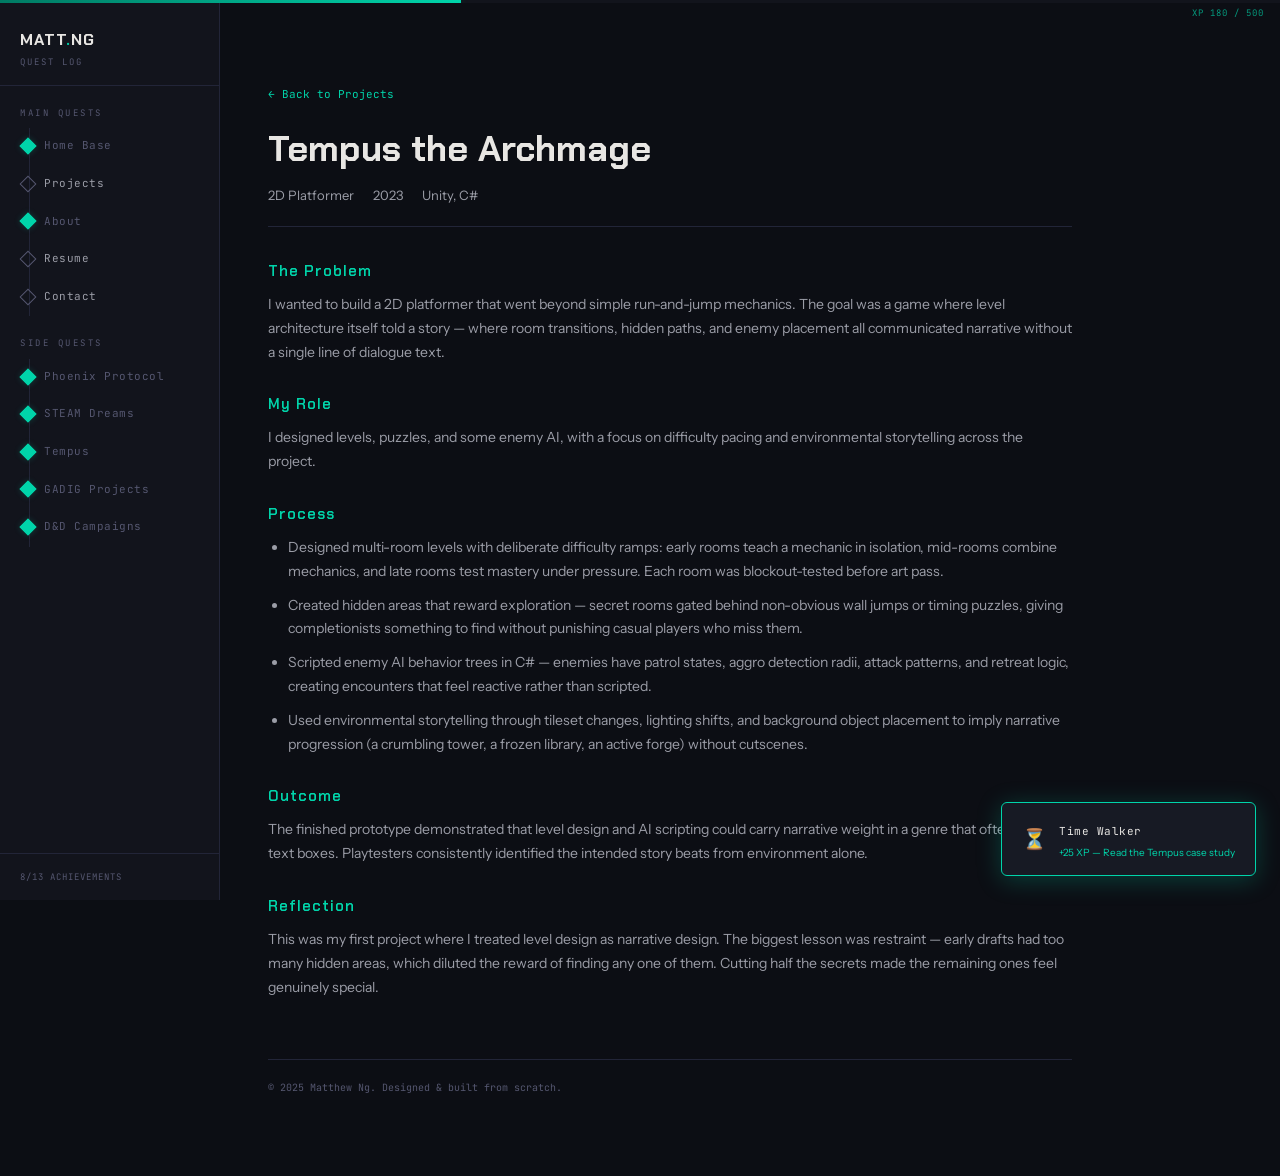
<file: case-tempus.html>
<!DOCTYPE html>
<html lang="en">
<head>
  <meta charset="UTF-8">
  <meta name="viewport" content="width=device-width, initial-scale=1.0">
  <title>Tempus the Archmage — Matthew Ng</title>
  <link rel="preconnect" href="https://fonts.googleapis.com">
  <link href="https://fonts.googleapis.com/css2?family=Chakra+Petch:wght@600;700&family=Instrument+Sans:wght@400;500;600&family=JetBrains+Mono:wght@400;500&display=swap" rel="stylesheet">
  <link rel="stylesheet" href="css/style.css">
</head>
<body data-page="case-tempus">

  <div class="xp-bar-track"><div class="xp-bar-fill"></div></div>
  <div class="xp-label">XP 0 / 500</div>
  <button class="quest-toggle" aria-label="Toggle navigation">☰</button>

  <nav class="quest-nav">
    <div class="quest-nav-header">
      <a href="index.html" class="quest-nav-logo">MATT<span class="accent">.</span>NG</a>
      <div class="quest-nav-subtitle">Quest Log</div>
    </div>
    <div class="quest-section-label">Main Quests</div>
    <ul class="quest-list">
      <li class="quest-item" data-page="home"><a href="index.html"><span class="quest-marker"></span><span class="quest-label">Home Base</span></a></li>
      <li class="quest-item" data-page="projects"><a href="projects.html"><span class="quest-marker"></span><span class="quest-label">Projects</span></a></li>
      <li class="quest-item" data-page="about"><a href="about.html"><span class="quest-marker"></span><span class="quest-label">About</span></a></li>
      <li class="quest-item" data-page="resume"><a href="resume.html"><span class="quest-marker"></span><span class="quest-label">Resume</span></a></li>
      <li class="quest-item" data-page="contact"><a href="contact.html"><span class="quest-marker"></span><span class="quest-label">Contact</span></a></li>
    </ul>
    <div class="quest-section-label">Side Quests</div>
    <ul class="quest-list">
      <li class="quest-item" data-page="case-phoenix"><a href="case-phoenix.html"><span class="quest-marker"></span><span class="quest-label">Phoenix Protocol</span></a></li>
      <li class="quest-item" data-page="case-steam"><a href="case-steam.html"><span class="quest-marker"></span><span class="quest-label">STEAM Dreams</span></a></li>
      <li class="quest-item" data-page="case-tempus"><a href="case-tempus.html"><span class="quest-marker"></span><span class="quest-label">Tempus</span></a></li>
      <li class="quest-item" data-page="case-gadig"><a href="case-gadig.html"><span class="quest-marker"></span><span class="quest-label">GADIG Projects</span></a></li>
      <li class="quest-item" data-page="case-dnd"><a href="case-dnd.html"><span class="quest-marker"></span><span class="quest-label">D&D Campaigns</span></a></li>
    </ul>
    <div class="quest-nav-footer"><div class="quest-stats">0/13 ACHIEVEMENTS</div></div>
  </nav>

  <div class="main">

    <div class="case-study-hero">
      <a href="projects.html" class="back-link">← Back to Projects</a>
      <h1>Tempus the Archmage</h1>
      <div class="meta">
        <span>2D Platformer</span>
        <span>2023</span>
        <span>Unity, C#</span>
      </div>
    </div>

    <div class="case-study-body">

      <h3>The Problem</h3>
      <p>I wanted to build a 2D platformer that went beyond simple run-and-jump mechanics. The goal was a game where level architecture itself told a story — where room transitions, hidden paths, and enemy placement all communicated narrative without a single line of dialogue text.</p>

      <h3>My Role</h3>
      <p>I designed levels, puzzles, and some enemy AI, with a focus on difficulty pacing and environmental storytelling across the project.</p>

      <h3>Process</h3>
      <ul>
        <li>Designed multi-room levels with deliberate difficulty ramps: early rooms teach a mechanic in isolation, mid-rooms combine mechanics, and late rooms test mastery under pressure. Each room was blockout-tested before art pass.</li>
        <li>Created hidden areas that reward exploration — secret rooms gated behind non-obvious wall jumps or timing puzzles, giving completionists something to find without punishing casual players who miss them.</li>
        <li>Scripted enemy AI behavior trees in C# — enemies have patrol states, aggro detection radii, attack patterns, and retreat logic, creating encounters that feel reactive rather than scripted.</li>
        <li>Used environmental storytelling through tileset changes, lighting shifts, and background object placement to imply narrative progression (a crumbling tower, a frozen library, an active forge) without cutscenes.</li>
      </ul>

      <h3>Outcome</h3>
      <p>The finished prototype demonstrated that level design and AI scripting could carry narrative weight in a genre that often relies on text boxes. Playtesters consistently identified the intended story beats from environment alone.</p>

      <h3>Reflection</h3>
      <p>This was my first project where I treated level design as narrative design. The biggest lesson was restraint — early drafts had too many hidden areas, which diluted the reward of finding any one of them. Cutting half the secrets made the remaining ones feel genuinely special.</p>

    </div>

    <footer class="site-footer">
      <p>&copy; 2025 Matthew Ng. Designed & built from scratch.</p>
    </footer>
  </div>

  <script src="js/main.js"></script>
  <script src="js/cursor.js"></script>
  <script src="js/gamify.js"></script>
</body>
</html>
</file>
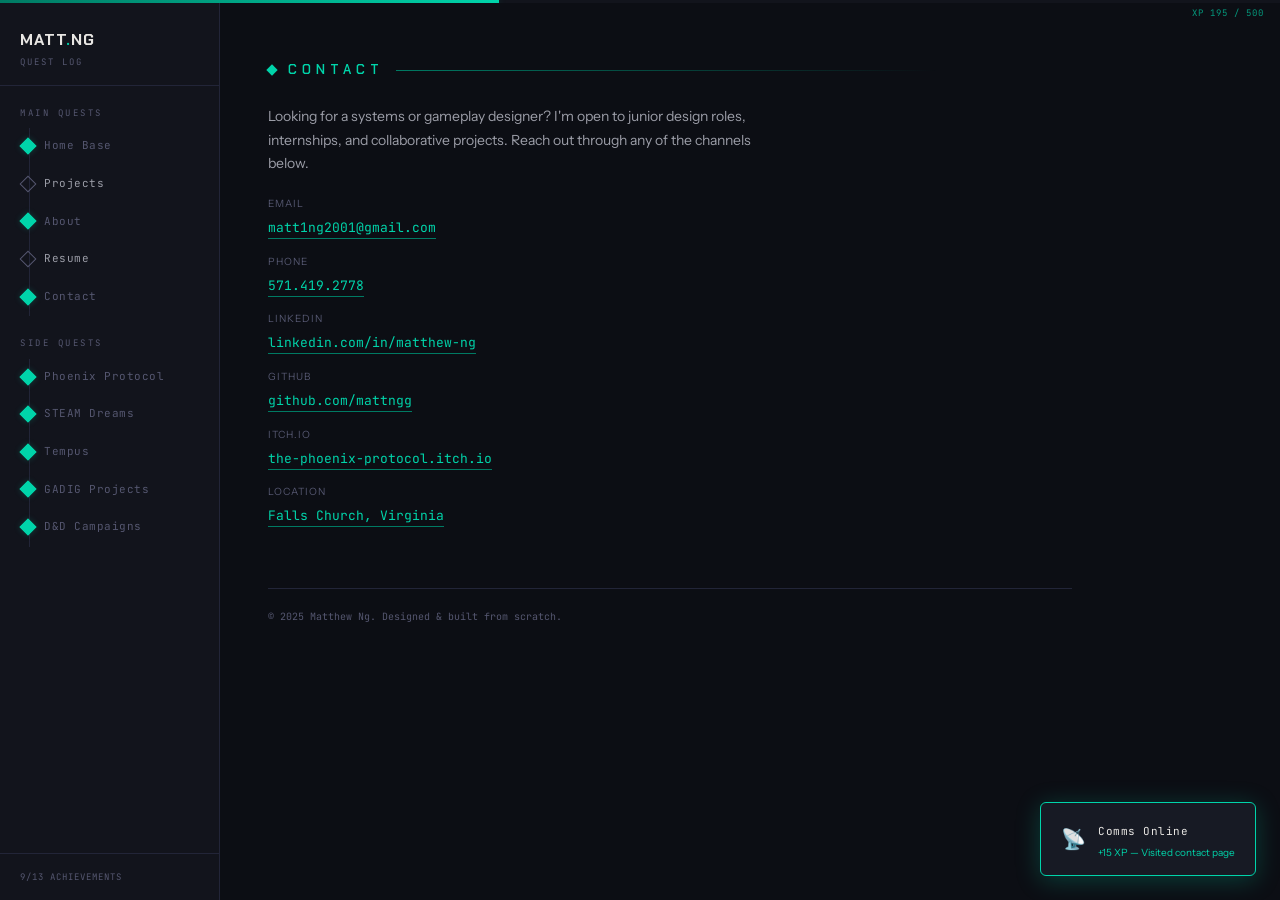
<file: contact.html>
<!DOCTYPE html>
<html lang="en">
<head>
  <meta charset="UTF-8">
  <meta name="viewport" content="width=device-width, initial-scale=1.0">
  <title>Contact — Matthew Ng</title>
  <link rel="preconnect" href="https://fonts.googleapis.com">
  <link href="https://fonts.googleapis.com/css2?family=Chakra+Petch:wght@600;700&family=Instrument+Sans:wght@400;500;600&family=JetBrains+Mono:wght@400;500&display=swap" rel="stylesheet">
  <link rel="stylesheet" href="css/style.css">
</head>
<body data-page="contact">

  <div class="xp-bar-track"><div class="xp-bar-fill"></div></div>
  <div class="xp-label">XP 0 / 500</div>
  <button class="quest-toggle" aria-label="Toggle navigation">☰</button>

  <nav class="quest-nav">
    <div class="quest-nav-header">
      <a href="index.html" class="quest-nav-logo">MATT<span class="accent">.</span>NG</a>
      <div class="quest-nav-subtitle">Quest Log</div>
    </div>
    <div class="quest-section-label">Main Quests</div>
    <ul class="quest-list">
      <li class="quest-item" data-page="home"><a href="index.html"><span class="quest-marker"></span><span class="quest-label">Home Base</span></a></li>
      <li class="quest-item" data-page="projects"><a href="projects.html"><span class="quest-marker"></span><span class="quest-label">Projects</span></a></li>
      <li class="quest-item" data-page="about"><a href="about.html"><span class="quest-marker"></span><span class="quest-label">About</span></a></li>
      <li class="quest-item" data-page="resume"><a href="resume.html"><span class="quest-marker"></span><span class="quest-label">Resume</span></a></li>
      <li class="quest-item" data-page="contact"><a href="contact.html"><span class="quest-marker"></span><span class="quest-label">Contact</span></a></li>
    </ul>
    <div class="quest-section-label">Side Quests</div>
    <ul class="quest-list">
      <li class="quest-item" data-page="case-phoenix"><a href="case-phoenix.html"><span class="quest-marker"></span><span class="quest-label">Phoenix Protocol</span></a></li>
      <li class="quest-item" data-page="case-steam"><a href="case-steam.html"><span class="quest-marker"></span><span class="quest-label">STEAM Dreams</span></a></li>
      <li class="quest-item" data-page="case-tempus"><a href="case-tempus.html"><span class="quest-marker"></span><span class="quest-label">Tempus</span></a></li>
      <li class="quest-item" data-page="case-gadig"><a href="case-gadig.html"><span class="quest-marker"></span><span class="quest-label">GADIG Projects</span></a></li>
      <li class="quest-item" data-page="case-dnd"><a href="case-dnd.html"><span class="quest-marker"></span><span class="quest-label">D&D Campaigns</span></a></li>
    </ul>
    <div class="quest-nav-footer"><div class="quest-stats">0/13 ACHIEVEMENTS</div></div>
  </nav>

  <div class="main">

    <div class="section-header" style="margin-top:20px;">
      <span class="diamond"></span>
      <h2>Contact</h2>
      <span class="rule"></span>
    </div>

    <div class="contact-section">
      <p>Looking for a systems or gameplay designer? I'm open to junior design roles, internships, and collaborative projects. Reach out through any of the channels below.</p>

      <ul class="contact-links">
        <li>
          <span class="label">Email</span>
          <a href="mailto:matt1ng2001@gmail.com">matt1ng2001@gmail.com</a>
        </li>
        <li>
          <span class="label">Phone</span>
          <a href="tel:+15714192778">571.419.2778</a>
        </li>
        <li>
          <span class="label">LinkedIn</span>
          <a href="https://linkedin.com/in/matthew-ng" target="_blank" rel="noopener">linkedin.com/in/matthew-ng</a>
        </li>
        <li>
          <span class="label">GitHub</span>
          <a href="https://github.com/mattngg" target="_blank" rel="noopener">github.com/mattngg</a>
        </li>
        <li>
          <span class="label">itch.io</span>
          <a href="https://the-phoenix-protocol.itch.io" target="_blank" rel="noopener">the-phoenix-protocol.itch.io</a>
        </li>
        <li>
          <span class="label">Location</span>
          <a href="#">Falls Church, Virginia</a>
        </li>
      </ul>
    </div>

    <footer class="site-footer">
      <p>&copy; 2025 Matthew Ng. Designed & built from scratch.</p>
    </footer>
  </div>

  <script src="js/main.js"></script>
  <script src="js/cursor.js"></script>
  <script src="js/gamify.js"></script>
</body>
</html>
</file>
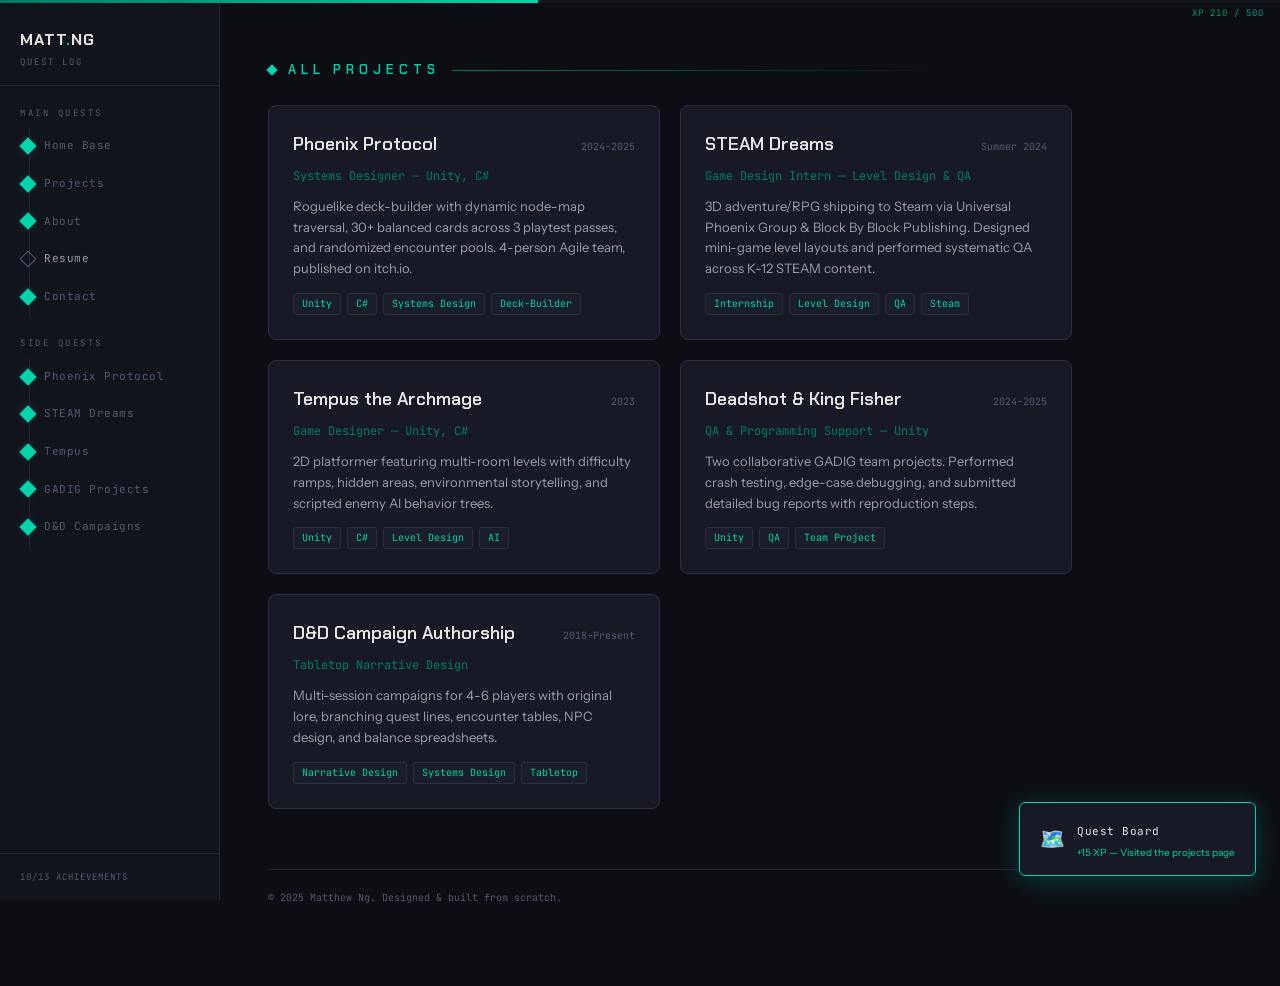
<file: projects.html>
<!DOCTYPE html>
<html lang="en">
<head>
  <meta charset="UTF-8">
  <meta name="viewport" content="width=device-width, initial-scale=1.0">
  <title>Projects — Matthew Ng</title>
  <link rel="preconnect" href="https://fonts.googleapis.com">
  <link href="https://fonts.googleapis.com/css2?family=Chakra+Petch:wght@600;700&family=Instrument+Sans:wght@400;500;600&family=JetBrains+Mono:wght@400;500&display=swap" rel="stylesheet">
  <link rel="stylesheet" href="css/style.css">
</head>
<body data-page="projects">

  <div class="xp-bar-track"><div class="xp-bar-fill"></div></div>
  <div class="xp-label">XP 0 / 500</div>
  <button class="quest-toggle" aria-label="Toggle navigation">☰</button>

  <nav class="quest-nav">
    <div class="quest-nav-header">
      <a href="index.html" class="quest-nav-logo">MATT<span class="accent">.</span>NG</a>
      <div class="quest-nav-subtitle">Quest Log</div>
    </div>
    <div class="quest-section-label">Main Quests</div>
    <ul class="quest-list">
      <li class="quest-item" data-page="home"><a href="index.html"><span class="quest-marker"></span><span class="quest-label">Home Base</span></a></li>
      <li class="quest-item" data-page="projects"><a href="projects.html"><span class="quest-marker"></span><span class="quest-label">Projects</span></a></li>
      <li class="quest-item" data-page="about"><a href="about.html"><span class="quest-marker"></span><span class="quest-label">About</span></a></li>
      <li class="quest-item" data-page="resume"><a href="resume.html"><span class="quest-marker"></span><span class="quest-label">Resume</span></a></li>
      <li class="quest-item" data-page="contact"><a href="contact.html"><span class="quest-marker"></span><span class="quest-label">Contact</span></a></li>
    </ul>
    <div class="quest-section-label">Side Quests</div>
    <ul class="quest-list">
      <li class="quest-item" data-page="case-phoenix"><a href="case-phoenix.html"><span class="quest-marker"></span><span class="quest-label">Phoenix Protocol</span></a></li>
      <li class="quest-item" data-page="case-steam"><a href="case-steam.html"><span class="quest-marker"></span><span class="quest-label">STEAM Dreams</span></a></li>
      <li class="quest-item" data-page="case-tempus"><a href="case-tempus.html"><span class="quest-marker"></span><span class="quest-label">Tempus</span></a></li>
      <li class="quest-item" data-page="case-gadig"><a href="case-gadig.html"><span class="quest-marker"></span><span class="quest-label">GADIG Projects</span></a></li>
      <li class="quest-item" data-page="case-dnd"><a href="case-dnd.html"><span class="quest-marker"></span><span class="quest-label">D&D Campaigns</span></a></li>
    </ul>
    <div class="quest-nav-footer"><div class="quest-stats">0/13 ACHIEVEMENTS</div></div>
  </nav>

  <div class="main">

    <div class="section-header" style="margin-top:20px;">
      <span class="diamond"></span>
      <h2>All Projects</h2>
      <span class="rule"></span>
    </div>

    <div class="projects-grid">

      <a href="case-phoenix.html" class="project-card">
        <div class="card-top">
          <h3>Phoenix Protocol</h3>
          <span class="card-date">2024–2025</span>
        </div>
        <div class="card-sub">Systems Designer — Unity, C#</div>
        <p>Roguelike deck-builder with dynamic node-map traversal, 30+ balanced cards across 3 playtest passes, and randomized encounter pools. 4-person Agile team, published on itch.io.</p>
        <div class="card-tags">
          <span class="tag">Unity</span>
          <span class="tag">C#</span>
          <span class="tag">Systems Design</span>
          <span class="tag">Deck-Builder</span>
        </div>
      </a>

      <a href="case-steam.html" class="project-card">
        <div class="card-top">
          <h3>STEAM Dreams</h3>
          <span class="card-date">Summer 2024</span>
        </div>
        <div class="card-sub">Game Design Intern — Level Design & QA</div>
        <p>3D adventure/RPG shipping to Steam via Universal Phoenix Group & Block By Block Publishing. Designed mini-game level layouts and performed systematic QA across K-12 STEAM content.</p>
        <div class="card-tags">
          <span class="tag">Internship</span>
          <span class="tag">Level Design</span>
          <span class="tag">QA</span>
          <span class="tag">Steam</span>
        </div>
      </a>

      <a href="case-tempus.html" class="project-card">
        <div class="card-top">
          <h3>Tempus the Archmage</h3>
          <span class="card-date">2023</span>
        </div>
        <div class="card-sub">Game Designer — Unity, C#</div>
        <p>2D platformer featuring multi-room levels with difficulty ramps, hidden areas, environmental storytelling, and scripted enemy AI behavior trees.</p>
        <div class="card-tags">
          <span class="tag">Unity</span>
          <span class="tag">C#</span>
          <span class="tag">Level Design</span>
          <span class="tag">AI</span>
        </div>
      </a>

      <a href="case-gadig.html" class="project-card">
        <div class="card-top">
          <h3>Deadshot & King Fisher</h3>
          <span class="card-date">2024–2025</span>
        </div>
        <div class="card-sub">QA & Programming Support — Unity</div>
        <p>Two collaborative GADIG team projects. Performed crash testing, edge-case debugging, and submitted detailed bug reports with reproduction steps.</p>
        <div class="card-tags">
          <span class="tag">Unity</span>
          <span class="tag">QA</span>
          <span class="tag">Team Project</span>
        </div>
      </a>

      <a href="case-dnd.html" class="project-card">
        <div class="card-top">
          <h3>D&D Campaign Authorship</h3>
          <span class="card-date">2018–Present</span>
        </div>
        <div class="card-sub">Tabletop Narrative Design</div>
        <p>Multi-session campaigns for 4-6 players with original lore, branching quest lines, encounter tables, NPC design, and balance spreadsheets.</p>
        <div class="card-tags">
          <span class="tag">Narrative Design</span>
          <span class="tag">Systems Design</span>
          <span class="tag">Tabletop</span>
        </div>
      </a>

    </div>

    <footer class="site-footer">
      <p>&copy; 2025 Matthew Ng. Designed & built from scratch.</p>
    </footer>
  </div>

  <script src="js/main.js"></script>
  <script src="js/cursor.js"></script>
  <script src="js/gamify.js"></script>
</body>
</html>
</file>
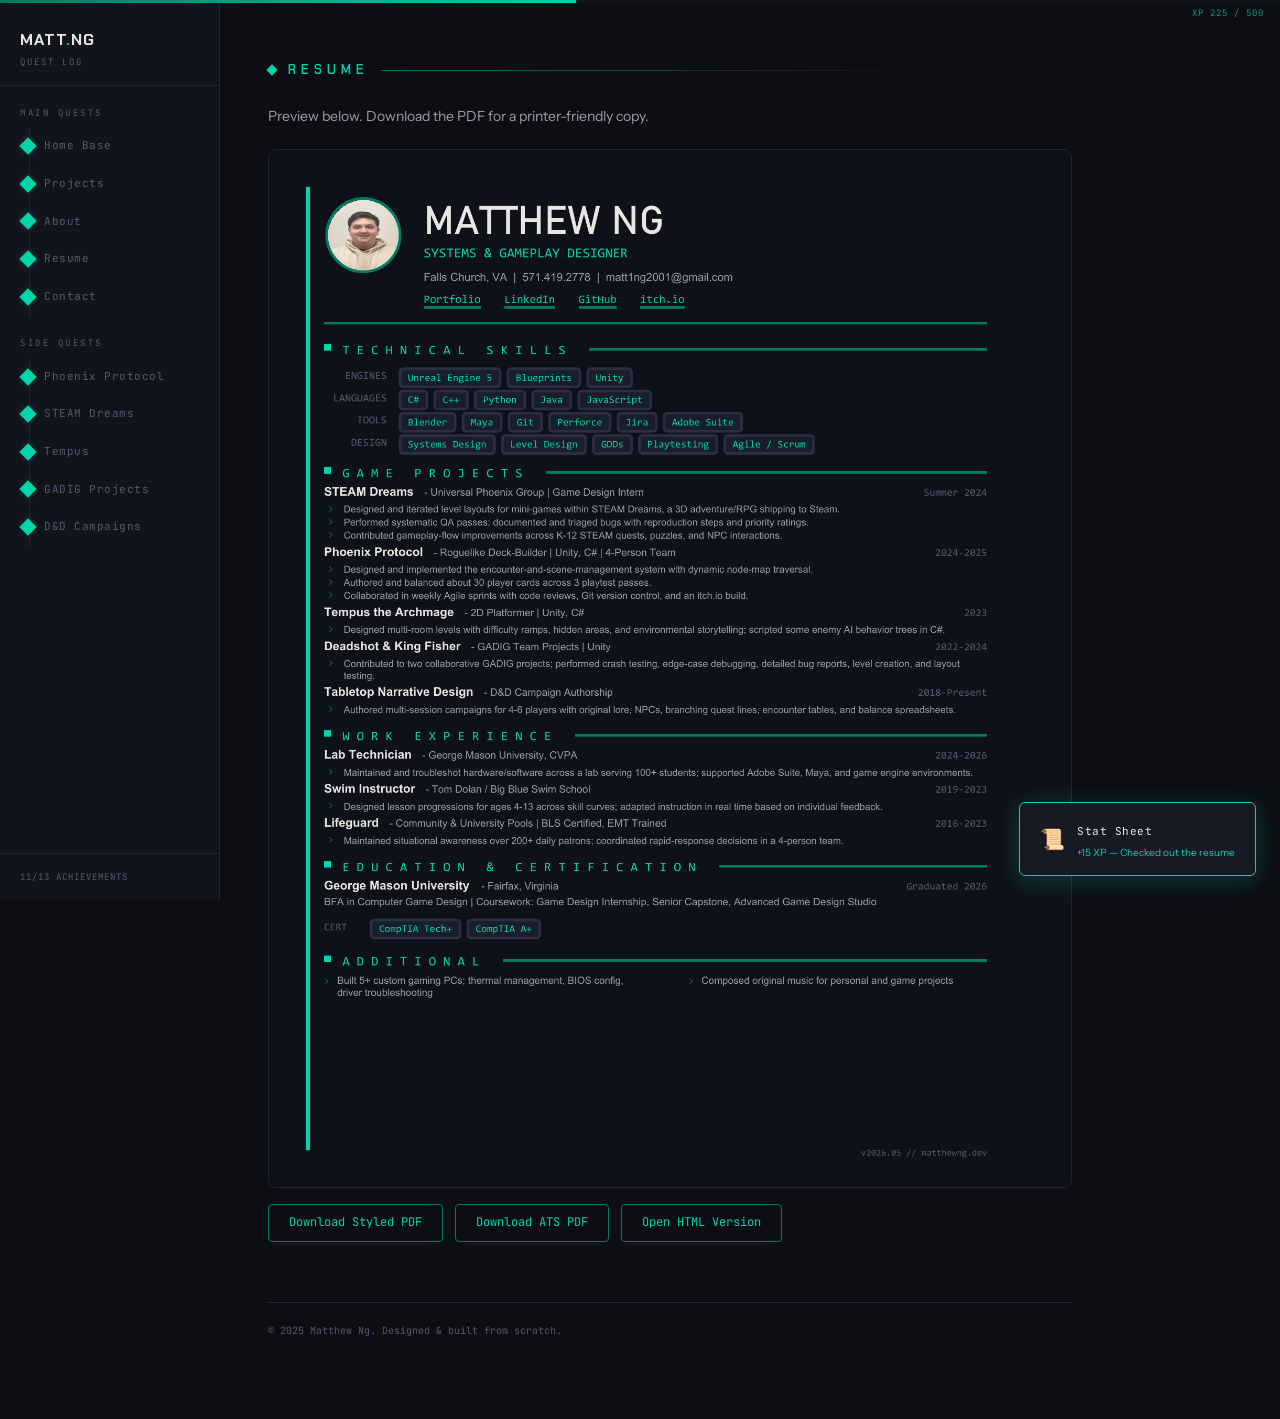
<file: resume.html>
<!DOCTYPE html>
<html lang="en">
<head>
  <meta charset="UTF-8">
  <meta name="viewport" content="width=device-width, initial-scale=1.0">
  <title>Resume — Matthew Ng</title>
  <link rel="preconnect" href="https://fonts.googleapis.com">
  <link href="https://fonts.googleapis.com/css2?family=Chakra+Petch:wght@600;700&family=Instrument+Sans:wght@400;500;600&family=JetBrains+Mono:wght@400;500&display=swap" rel="stylesheet">
  <link rel="stylesheet" href="css/style.css">
</head>
<body data-page="resume">

  <div class="xp-bar-track"><div class="xp-bar-fill"></div></div>
  <div class="xp-label">XP 0 / 500</div>
  <button class="quest-toggle" aria-label="Toggle navigation">☰</button>

  <nav class="quest-nav">
    <div class="quest-nav-header">
      <a href="index.html" class="quest-nav-logo">MATT<span class="accent">.</span>NG</a>
      <div class="quest-nav-subtitle">Quest Log</div>
    </div>
    <div class="quest-section-label">Main Quests</div>
    <ul class="quest-list">
      <li class="quest-item" data-page="home"><a href="index.html"><span class="quest-marker"></span><span class="quest-label">Home Base</span></a></li>
      <li class="quest-item" data-page="projects"><a href="projects.html"><span class="quest-marker"></span><span class="quest-label">Projects</span></a></li>
      <li class="quest-item" data-page="about"><a href="about.html"><span class="quest-marker"></span><span class="quest-label">About</span></a></li>
      <li class="quest-item" data-page="resume"><a href="resume.html"><span class="quest-marker"></span><span class="quest-label">Resume</span></a></li>
      <li class="quest-item" data-page="contact"><a href="contact.html"><span class="quest-marker"></span><span class="quest-label">Contact</span></a></li>
    </ul>
    <div class="quest-section-label">Side Quests</div>
    <ul class="quest-list">
      <li class="quest-item" data-page="case-phoenix"><a href="case-phoenix.html"><span class="quest-marker"></span><span class="quest-label">Phoenix Protocol</span></a></li>
      <li class="quest-item" data-page="case-steam"><a href="case-steam.html"><span class="quest-marker"></span><span class="quest-label">STEAM Dreams</span></a></li>
      <li class="quest-item" data-page="case-tempus"><a href="case-tempus.html"><span class="quest-marker"></span><span class="quest-label">Tempus</span></a></li>
      <li class="quest-item" data-page="case-gadig"><a href="case-gadig.html"><span class="quest-marker"></span><span class="quest-label">GADIG Projects</span></a></li>
      <li class="quest-item" data-page="case-dnd"><a href="case-dnd.html"><span class="quest-marker"></span><span class="quest-label">D&D Campaigns</span></a></li>
    </ul>
    <div class="quest-nav-footer"><div class="quest-stats">0/13 ACHIEVEMENTS</div></div>
  </nav>

  <div class="main">

    <div class="section-header" style="margin-top:20px;">
      <span class="diamond"></span>
      <h2>Resume</h2>
      <span class="rule"></span>
    </div>

    <p style="font-size:14px; color:var(--text-dim); margin-bottom:20px; line-height:1.7;">
      Preview below. Download the PDF for a printer-friendly copy.
    </p>

    <div class="resume-preview-wrap" aria-label="Matthew Ng Resume preview">
      <img class="resume-preview" src="resume-files/matthew_ng_resume_preview.png" alt="Matthew Ng Resume" draggable="false">
      <a class="resume-hotspot portfolio" href="https://daimyish.github.io/" target="_blank" rel="noopener" aria-label="Open Matthew Ng portfolio"></a>
      <a class="resume-hotspot linkedin" href="https://www.linkedin.com/in/matthew-ng-925511265/" target="_blank" rel="noopener" aria-label="Open Matthew Ng LinkedIn"></a>
      <a class="resume-hotspot github" href="https://github.com/Daimyish" target="_blank" rel="noopener" aria-label="Open Matthew Ng GitHub"></a>
      <a class="resume-hotspot itch" href="https://daimyish.itch.io/" target="_blank" rel="noopener" aria-label="Open Matthew Ng itch.io"></a>
    </div>

    <div class="resume-actions">
      <a href="resume-files/matthew_ng_resume_styled.pdf" download>Download Styled PDF</a>
      <a href="resume-files/matthew_ng_resume_ats.pdf" download>Download ATS PDF</a>
      <a href="resume-files/matthew_ng_resume_final.html" target="_blank" rel="noopener">Open HTML Version</a>
    </div>

    <footer class="site-footer">
      <p>&copy; 2025 Matthew Ng. Designed & built from scratch.</p>
    </footer>
  </div>

  <script src="js/main.js"></script>
  <script src="js/cursor.js"></script>
  <script src="js/gamify.js"></script>
</body>
</html>
</file>
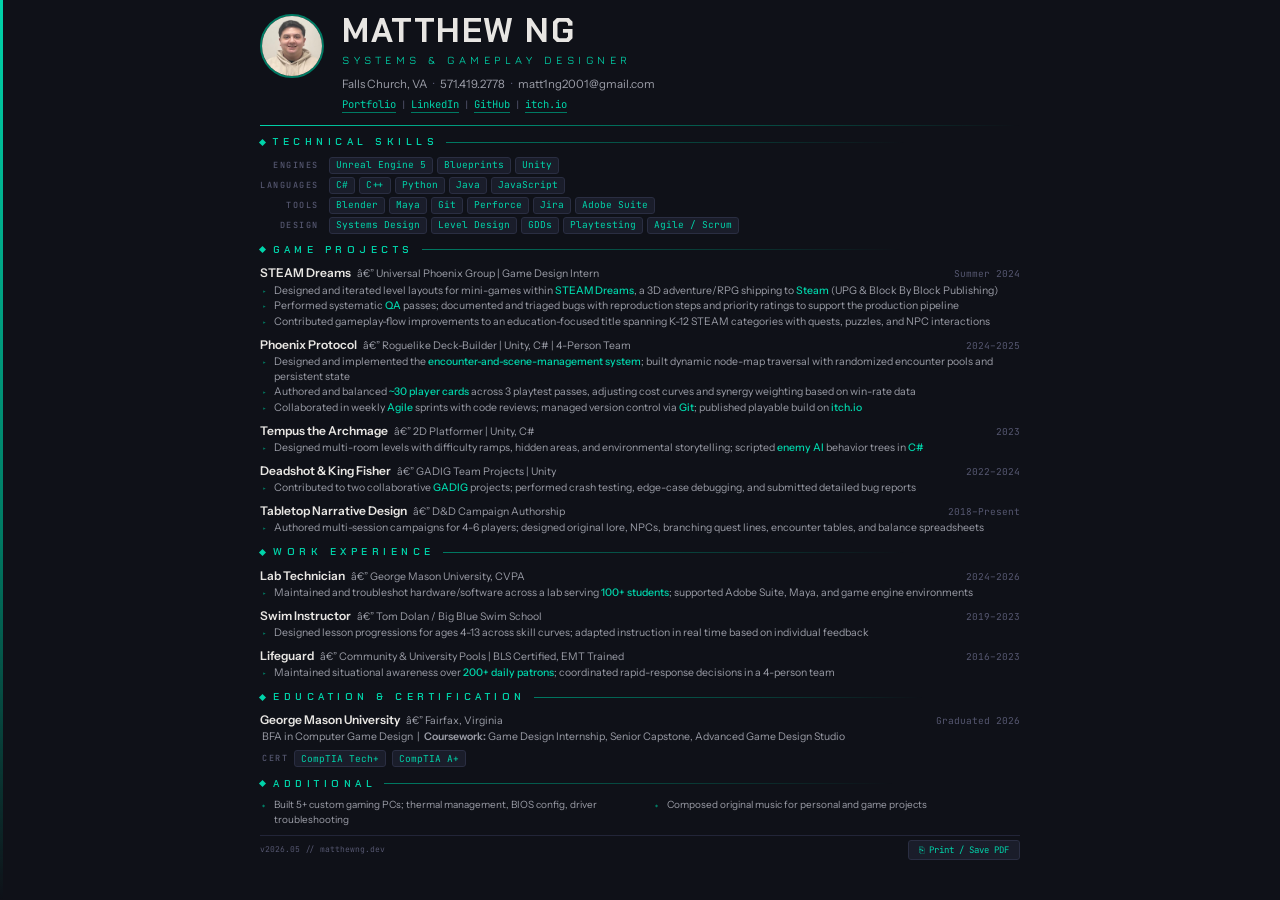
<file: resume-files/matthew_ng_resume_final.html>
﻿<!DOCTYPE html>
<html lang="en">
<head>
<meta charset="UTF-8">
<meta name="viewport" content="width=device-width, initial-scale=1.0">
<title>Matthew Ng â€” Systems & Gameplay Designer</title>
<link rel="preconnect" href="https://fonts.googleapis.com">
<link href="https://fonts.googleapis.com/css2?family=Chakra+Petch:wght@400;600;700&family=Instrument+Sans:ital,wght@0,400;0,600;1,400&family=JetBrains+Mono:wght@400;500&family=Jura:wght@300;500&display=swap" rel="stylesheet">
<style>
  :root {
    --bg: #0F1118;
    --bg-tag: #1A1D2A;
    --accent: #00D4AA;
    --accent-dim: #007A63;
    --accent-glow: rgba(0, 212, 170, 0.08);
    --text: #E8E6E3;
    --text-dim: #9B9DA7;
    --text-muted: #555770;
    --rule: #222538;
    --tag-border: #2A2E42;
  }
  * { margin: 0; padding: 0; box-sizing: border-box; }
  body {
    background: var(--bg);
    color: var(--text);
    font-family: 'Instrument Sans', sans-serif;
    line-height: 1.45;
    min-height: 100vh;
    overflow-x: hidden;
  }
  body::before {
    content: '';
    position: fixed;
    inset: 0;
    background-image: radial-gradient(circle at 1px 1px, var(--rule) 0.4px, transparent 0.4px);
    background-size: 24px 24px;
    opacity: 0.25;
    pointer-events: none;
    z-index: 0;
  }
  body::after {
    content: '';
    position: fixed;
    left: 0; top: 0;
    width: 3px;
    height: 100vh;
    background: linear-gradient(180deg, var(--accent), var(--accent-dim) 60%, transparent);
    z-index: 100;
  }
  .page {
    position: relative;
    z-index: 1;
    max-width: 800px;
    margin: 0 auto;
    padding: 12px 20px 10px;
  }


  /* PHOTO */
  .header-row {
    display: flex;
    align-items: flex-start;
    gap: 18px;
  }
  .headshot {
    width: 64px;
    height: 64px;
    border-radius: 50%;
    object-fit: cover;
    border: 2px solid var(--accent-dim);
    flex-shrink: 0;
    margin-top: 2px;
  }
  .header-info { flex: 1; }

  /* HEADER */
  .header { margin-bottom: 8px; }
  .name {
    font-family: 'Chakra Petch', sans-serif;
    font-weight: 700;
    font-size: 34px;
    letter-spacing: 1.5px;
    color: var(--text);
    line-height: 1.1;
  }
  .discipline {
    font-family: 'Jura', sans-serif;
    font-weight: 500;
    font-size: 11px;
    letter-spacing: 4.5px;
    text-transform: uppercase;
    color: var(--accent);
    margin-top: 3px;
  }
  .contact {
    font-size: 11.5px;
    color: var(--text-dim);
    margin-top: 8px;
  }
  .contact .sep { color: var(--text-muted); margin: 0 6px; }
  .links {
    font-family: 'JetBrains Mono', monospace;
    font-size: 10.5px;
    margin-top: 4px;
    display: flex;
    gap: 5px;
    align-items: center;
    flex-wrap: wrap;
  }
  .links a {
    color: var(--accent);
    text-decoration: none;
    border-bottom: 1px solid var(--accent-dim);
    transition: border-color 0.2s;
  }
  .links a:hover { border-color: var(--accent); }
  .links .pipe { color: var(--text-muted); font-size: 9px; }
  .header-rule {
    height: 1px;
    background: linear-gradient(90deg, var(--accent), var(--accent-dim) 40%, transparent);
    margin-top: 12px;
  }

  /* SECTIONS */
  .section { margin-top: 9px; }
  .section-title {
    display: flex;
    align-items: center;
    gap: 8px;
    margin-bottom: 7px;
  }
  .section-title .diamond {
    width: 5px; height: 5px;
    background: var(--accent);
    transform: rotate(45deg);
    flex-shrink: 0;
  }
  .section-title h2 {
    font-family: 'Chakra Petch', sans-serif;
    font-weight: 600;
    font-size: 10px;
    letter-spacing: 4.5px;
    text-transform: uppercase;
    color: var(--accent);
    white-space: nowrap;
  }
  .section-title .rule {
    flex: 1;
    height: 1px;
    background: linear-gradient(90deg, var(--accent-dim), transparent 80%);
  }

  /* SKILLS */
  .skills-grid {
    display: grid;
    grid-template-columns: auto 1fr;
    gap: 3px 10px;
    align-items: center;
  }
  .skills-label {
    font-family: 'JetBrains Mono', monospace;
    font-size: 8.5px;
    font-weight: 500;
    color: var(--text-muted);
    text-transform: uppercase;
    letter-spacing: 1.5px;
    justify-self: end;
  }
  .skills-tags { display: flex; gap: 4px; flex-wrap: wrap; }
  .tag {
    box-sizing: border-box;
    display: inline-flex;
    align-items: center;
    min-height: 17px;
    line-height: 1;
    font-family: 'JetBrains Mono', monospace;
    font-size: 9.5px;
    color: var(--accent);
    background: var(--bg-tag);
    border: 1px solid var(--tag-border);
    border-radius: 3px;
    padding: 1px 6px;
    white-space: nowrap;
  }

  /* ENTRIES */
  .entry { margin-bottom: 6px; }
  .entry-header {
    display: flex;
    justify-content: space-between;
    align-items: baseline;
    gap: 8px;
  }
  .entry-left {
    display: flex;
    align-items: baseline;
    gap: 6px;
    flex-wrap: wrap;
    min-width: 0;
  }
  .entry-title {
    font-family: 'Instrument Sans', sans-serif;
    font-weight: 600;
    font-size: 12px;
    color: var(--text);
  }
  .entry-sub { font-size: 10.5px; color: var(--text-dim); }
  .entry-date {
    font-family: 'JetBrains Mono', monospace;
    font-size: 9.5px;
    color: var(--text-muted);
    white-space: nowrap;
    flex-shrink: 0;
  }
  .entry ul {
    list-style: none;
    margin-top: 2px;
    padding-left: 2px;
  }
  .entry li {
    position: relative;
    padding-left: 12px;
    font-size: 10.5px;
    color: var(--text-dim);
    line-height: 1.4;
    margin-bottom: 1px;
  }
  .entry li::before {
    content: '\25B8';
    position: absolute;
    left: 0;
    color: var(--accent-dim);
    font-family: 'JetBrains Mono', monospace;
    font-size: 8px;
    top: 2px;
  }
  .hl { color: var(--accent); font-weight: 500; }

  /* EDUCATION */
  .edu-details {
    padding-left: 2px;
    font-size: 10.5px;
    color: var(--text-dim);
    line-height: 1.5;
  }
  .edu-details .label { font-weight: 600; }
  .cert-row {
    display: inline-flex;
    align-items: center;
    gap: 6px;
    margin-top: 1px;
    margin-left: 2px;
  }

  /* ADDITIONAL */
  .additional-list {
    list-style: none;
    padding-left: 2px;
    columns: 2;
    column-gap: 28px;
  }
  .additional-list li {
    position: relative;
    padding-left: 12px;
    font-size: 10px;
    color: var(--text-dim);
    line-height: 1.45;
    margin-bottom: 1px;
    break-inside: avoid;
  }
  .additional-list li::before {
    content: '\25C6';
    position: absolute;
    left: 0;
    color: var(--accent-dim);
    font-size: 4px;
    top: 5px;
  }

  /* FOOTER (screen only) */
  .footer {
    margin-top: 8px;
    padding-top: 4px;
    border-top: 1px solid var(--rule);
    display: flex;
    justify-content: space-between;
    align-items: center;
  }
  .footer-text {
    font-family: 'JetBrains Mono', monospace;
    font-size: 8px;
    color: var(--text-muted);
  }
  .print-btn {
    font-family: 'JetBrains Mono', monospace;
    font-size: 9px;
    color: var(--accent);
    background: var(--bg-tag);
    border: 1px solid var(--tag-border);
    border-radius: 3px;
    padding: 3px 10px;
    cursor: pointer;
    transition: all 0.2s;
  }
  .print-btn:hover {
    border-color: var(--accent);
    box-shadow: 0 0 12px var(--accent-glow);
  }

  /* PRINT */
  @media print {
    body { background: #fff; color: #1a1a1a; }
    body::before, body::after { display: none; }
    .page { padding: 0; max-width: 100%; }
    * { animation: none !important; }
    .name { color: #1a1a1a; font-size: 24px; }
    .headshot { border-color: #007A63; }
    .discipline { color: #007A63; }
    .contact, .entry-sub, .entry li, .edu-details, .additional-list li { color: #444; }
    .section-title h2 { color: #007A63; }
    .section-title .diamond { background: #007A63; }
    .section-title .rule { background: #ccc; }
    .tag { color: #007A63; background: #f0f0f0; border-color: #ddd; }
    .entry-title { color: #1a1a1a; }
    .entry-date { color: #888; }
    .header-rule { background: #007A63; }
    .links a { color: #007A63; }
    .footer, .print-btn { display: none; }
    .skills-label { color: #888; }
    .hl { color: #007A63; }
  }
  @page { size: letter; margin: 0.3in 0.4in; }
</style>
</head>
<body>
<div class="page">

  <!-- HEADER -->
  <div class="header">
    <div class="header-row">
      <img class="headshot" src="[data-uri]" alt="Matthew Ng">
      <div class="header-info">
    <div class="name">MATTHEW NG</div>
    <div class="discipline">Systems & Gameplay Designer</div>
    <div class="contact">
      Falls Church, VA<span class="sep">&middot;</span>571.419.2778<span class="sep">&middot;</span>matt1ng2001@gmail.com
    </div>
    <div class="links">
      <a href="https://daimyish.github.io/">Portfolio</a>
      <span class="pipe">|</span>
      <a href="https://www.linkedin.com/in/matthew-ng-925511265/">LinkedIn</a>
      <span class="pipe">|</span>
      <a href="https://github.com/Daimyish">GitHub</a>
      <span class="pipe">|</span>
      <a href="https://daimyish.itch.io/">itch.io</a>
    </div>
    </div>
    </div>
    <div class="header-rule"></div>
  </div>

  <!-- TECHNICAL SKILLS -->
  <div class="section">
    <div class="section-title">
      <div class="diamond"></div>
      <h2>Technical Skills</h2>
      <div class="rule"></div>
    </div>
    <div class="skills-grid">
      <span class="skills-label">Engines</span>
      <div class="skills-tags">
        <span class="tag">Unreal Engine 5</span>
        <span class="tag">Blueprints</span>
        <span class="tag">Unity</span>
      </div>
      <span class="skills-label">Languages</span>
      <div class="skills-tags">
        <span class="tag">C#</span>
        <span class="tag">C++</span>
        <span class="tag">Python</span>
        <span class="tag">Java</span>
        <span class="tag">JavaScript</span>
      </div>
      <span class="skills-label">Tools</span>
      <div class="skills-tags">
        <span class="tag">Blender</span>
        <span class="tag">Maya</span>
        <span class="tag">Git</span>
        <span class="tag">Perforce</span>
        <span class="tag">Jira</span>
        <span class="tag">Adobe Suite</span>
      </div>
      <span class="skills-label">Design</span>
      <div class="skills-tags">
        <span class="tag">Systems Design</span>
        <span class="tag">Level Design</span>
        <span class="tag">GDDs</span>
        <span class="tag">Playtesting</span>
        <span class="tag">Agile / Scrum</span>
      </div>
    </div>
  </div>

  <!-- GAME PROJECTS -->
  <div class="section">
    <div class="section-title">
      <div class="diamond"></div>
      <h2>Game Projects</h2>
      <div class="rule"></div>
    </div>

    <div class="entry">
      <div class="entry-header">
        <div class="entry-left">
          <span class="entry-title">STEAM Dreams</span>
          <span class="entry-sub">â€” Universal Phoenix Group | Game Design Intern</span>
        </div>
        <span class="entry-date">Summer 2024</span>
      </div>
      <ul>
        <li>Designed and iterated level layouts for mini-games within <span class="hl">STEAM Dreams</span>, a 3D adventure/RPG shipping to <span class="hl">Steam</span> (UPG &amp; Block By Block Publishing)</li>
        <li>Performed systematic <span class="hl">QA</span> passes; documented and triaged bugs with reproduction steps and priority ratings to support the production pipeline</li>
        <li>Contributed gameplay-flow improvements to an education-focused title spanning K-12 STEAM categories with quests, puzzles, and NPC interactions</li>
      </ul>
    </div>

    <div class="entry">
      <div class="entry-header">
        <div class="entry-left">
          <span class="entry-title">Phoenix Protocol</span>
          <span class="entry-sub">â€” Roguelike Deck-Builder | Unity, C# | 4-Person Team</span>
        </div>
        <span class="entry-date">2024&ndash;2025</span>
      </div>
      <ul>
        <li>Designed and implemented the <span class="hl">encounter-and-scene-management system</span>; built dynamic node-map traversal with randomized encounter pools and persistent state</li>
        <li>Authored and balanced <span class="hl">~30 player cards</span> across 3 playtest passes, adjusting cost curves and synergy weighting based on win-rate data</li>
        <li>Collaborated in weekly <span class="hl">Agile</span> sprints with code reviews; managed version control via <span class="hl">Git</span>; published playable build on <span class="hl">itch.io</span></li>
      </ul>
    </div>

    <div class="entry">
      <div class="entry-header">
        <div class="entry-left">
          <span class="entry-title">Tempus the Archmage</span>
          <span class="entry-sub">â€” 2D Platformer | Unity, C#</span>
        </div>
        <span class="entry-date">2023</span>
      </div>
      <ul>
        <li>Designed multi-room levels with difficulty ramps, hidden areas, and environmental storytelling; scripted <span class="hl">enemy AI</span> behavior trees in <span class="hl">C#</span></li>
      </ul>
    </div>

    <div class="entry">
      <div class="entry-header">
        <div class="entry-left">
          <span class="entry-title">Deadshot &amp; King Fisher</span>
          <span class="entry-sub">â€” GADIG Team Projects | Unity</span>
        </div>
        <span class="entry-date">2022&ndash;2024</span>
      </div>
      <ul>
        <li>Contributed to two collaborative <span class="hl">GADIG</span> projects; performed crash testing, edge-case debugging, and submitted detailed bug reports</li>
      </ul>
    </div>

    <div class="entry">
      <div class="entry-header">
        <div class="entry-left">
          <span class="entry-title">Tabletop Narrative Design</span>
          <span class="entry-sub">â€” D&amp;D Campaign Authorship</span>
        </div>
        <span class="entry-date">2018&ndash;Present</span>
      </div>
      <ul>
        <li>Authored multi-session campaigns for 4-6 players; designed original lore, NPCs, branching quest lines, encounter tables, and balance spreadsheets</li>
      </ul>
    </div>
  </div>

  <!-- WORK EXPERIENCE -->
  <div class="section">
    <div class="section-title">
      <div class="diamond"></div>
      <h2>Work Experience</h2>
      <div class="rule"></div>
    </div>

    <div class="entry">
      <div class="entry-header">
        <div class="entry-left">
          <span class="entry-title">Lab Technician</span>
          <span class="entry-sub">â€” George Mason University, CVPA</span>
        </div>
        <span class="entry-date">2024&ndash;2026</span>
      </div>
      <ul>
        <li>Maintained and troubleshot hardware/software across a lab serving <span class="hl">100+ students</span>; supported Adobe Suite, Maya, and game engine environments</li>
      </ul>
    </div>

    <div class="entry">
      <div class="entry-header">
        <div class="entry-left">
          <span class="entry-title">Swim Instructor</span>
          <span class="entry-sub">â€” Tom Dolan / Big Blue Swim School</span>
        </div>
        <span class="entry-date">2019&ndash;2023</span>
      </div>
      <ul>
        <li>Designed lesson progressions for ages 4-13 across skill curves; adapted instruction in real time based on individual feedback</li>
      </ul>
    </div>

    <div class="entry">
      <div class="entry-header">
        <div class="entry-left">
          <span class="entry-title">Lifeguard</span>
          <span class="entry-sub">â€” Community &amp; University Pools | BLS Certified, EMT Trained</span>
        </div>
        <span class="entry-date">2016&ndash;2023</span>
      </div>
      <ul>
        <li>Maintained situational awareness over <span class="hl">200+ daily patrons</span>; coordinated rapid-response decisions in a 4-person team</li>
      </ul>
    </div>
  </div>

  <!-- EDUCATION -->
  <div class="section">
    <div class="section-title">
      <div class="diamond"></div>
      <h2>Education &amp; Certification</h2>
      <div class="rule"></div>
    </div>
    <div class="entry" style="margin-bottom:4px;">
      <div class="entry-header">
        <div class="entry-left">
          <span class="entry-title">George Mason University</span>
          <span class="entry-sub">â€” Fairfax, Virginia</span>
        </div>
        <span class="entry-date">Graduated 2026</span>
      </div>
      <div class="edu-details">
        BFA in Computer Game Design &nbsp;|&nbsp;
        <span class="label">Coursework:</span> Game Design Internship, Senior Capstone, Advanced Game Design Studio
      </div>
      <div class="cert-row">
        <span class="skills-label" style="min-width:auto;">Cert</span>
        <span class="tag">CompTIA Tech+</span>
        <span class="tag">CompTIA A+</span>
      </div>
    </div>
  </div>

  <!-- ADDITIONAL -->
  <div class="section">
    <div class="section-title">
      <div class="diamond"></div>
      <h2>Additional</h2>
      <div class="rule"></div>
    </div>
    <ul class="additional-list">
      <li>Built 5+ custom gaming PCs; thermal management, BIOS config, driver troubleshooting</li>
      <li>Composed original music for personal and game projects</li>
    </ul>
  </div>

  <!-- FOOTER -->
  <div class="footer">
    <span class="footer-text">v2026.05 // matthewng.dev</span>
    <button class="print-btn" onclick="window.print()">&#9112; Print / Save PDF</button>
  </div>

</div>
</body>
</html>
                                                                                                                                                                                                                                                                                                                                                                                                                                                                                                                                                                                                                                                                                                                                                                                                                                                                                                                                                                                                                                                                                                                                                                                                                                                                                                                                                                                                                                                                                                                                                                                                                                                                                                                                                                                                                                                                                                                                                                                                                                                                                                                                                                                                                           
</file>
<file: css/style.css>
/* ============================================================
   MATTHEW NG — PORTFOLIO SITE
   Dark / Teal Game-Dev Aesthetic + Quest-Log Side Nav
   ============================================================ */

:root {
  --bg: #0C0E14;
  --bg-surface: #12141C;
  --bg-card: #171A24;
  --bg-card-hover: #1C1F2B;
  --bg-tag: #1A1D2A;
  /* Previous rose accent: #bd4656, dim: #7d2f3a, glow RGB: 189, 70, 86 */
  --accent: #00D4AA;
  --accent-dim: #007A63;
  --accent-glow: rgba(0, 212, 170, 0.10);
  --accent-glow-strong: rgba(0, 212, 170, 0.25);
  --accent-glow-bright: rgba(0, 212, 170, 0.5);
  --text: #E8E6E3;
  --text-dim: #9B9DA7;
  --text-muted: #555770;
  --rule: #222538;
  --tag-border: #2A2E42;
  --quest-width: 220px;
  --xp-height: 3px;
  --content-max: 900px;
}

* { margin: 0; padding: 0; box-sizing: border-box; }
html { scroll-behavior: smooth; }

body {
  background: var(--bg);
  color: var(--text);
  font-family: 'Instrument Sans', sans-serif;
  line-height: 1.6;
  min-height: 100vh;
  overflow-x: hidden;
  cursor: none;
}

/* Hide default cursor globally */
a, button, input, textarea, select { cursor: none; }

/* === GRID BG === */
body::before {
  content: '';
  position: fixed;
  inset: 0;
  background-image: radial-gradient(circle at 1px 1px, var(--rule) 0.4px, transparent 0.4px);
  background-size: 28px 28px;
  opacity: 0.2;
  pointer-events: none;
  z-index: 0;
}

/* === XP BAR (top of viewport) === */
.xp-bar-track {
  position: fixed;
  top: 0; left: 0; right: 0;
  height: var(--xp-height);
  background: var(--bg-surface);
  z-index: 9999;
  overflow: hidden;
}
.xp-bar-fill {
  height: 100%;
  width: 0%;
  background: linear-gradient(90deg, var(--accent-dim), var(--accent));
  box-shadow: 0 0 8px var(--accent-glow-strong);
  transition: width 0.6s cubic-bezier(0.22, 1, 0.36, 1);
}
.xp-label {
  position: fixed;
  top: 6px;
  right: 16px;
  font-family: 'JetBrains Mono', monospace;
  font-size: 9px;
  color: var(--accent);
  letter-spacing: 1px;
  z-index: 9999;
  opacity: 0.7;
  transition: opacity 0.3s;
}
.xp-label:hover { opacity: 1; }

/* === QUEST-LOG SIDE NAV === */
.quest-nav {
  position: fixed;
  top: var(--xp-height);
  left: 0;
  width: var(--quest-width);
  height: calc(100vh - var(--xp-height));
  background: var(--bg-surface);
  border-right: 1px solid var(--rule);
  z-index: 900;
  display: flex;
  flex-direction: column;
  padding: 0;
  overflow-y: auto;
  overflow-x: hidden;
}

.quest-nav-header {
  padding: 24px 20px 16px;
  border-bottom: 1px solid var(--rule);
}
.quest-nav-logo {
  font-family: 'Chakra Petch', sans-serif;
  font-weight: 700;
  font-size: 16px;
  color: var(--text);
  text-decoration: none;
  letter-spacing: 1px;
  display: block;
  margin-bottom: 2px;
}
.quest-nav-logo .accent { color: var(--accent); }
.quest-nav-subtitle {
  font-family: 'JetBrains Mono', monospace;
  font-size: 9px;
  color: var(--text-muted);
  letter-spacing: 2px;
  text-transform: uppercase;
}

.quest-section-label {
  font-family: 'JetBrains Mono', monospace;
  font-size: 9px;
  color: var(--text-muted);
  letter-spacing: 2.5px;
  text-transform: uppercase;
  padding: 20px 20px 8px;
}

.quest-list {
  list-style: none;
  padding: 0 12px;
}
.quest-item {
  position: relative;
  margin-bottom: 2px;
}
.quest-item a {
  display: flex;
  align-items: center;
  gap: 10px;
  padding: 9px 10px;
  text-decoration: none;
  border-radius: 4px;
  transition: background 0.2s, color 0.2s;
}
.quest-item a:hover {
  background: rgba(0, 212, 170, 0.05);
}

/* Quest marker (diamond / checkbox style) */
.quest-marker {
  width: 12px;
  height: 12px;
  border: 1.5px solid var(--text-muted);
  transform: rotate(45deg);
  flex-shrink: 0;
  transition: border-color 0.3s, background 0.3s, box-shadow 0.3s;
}
.quest-item a:hover .quest-marker {
  border-color: var(--accent-dim);
}
.quest-item.active .quest-marker,
.quest-item.completed .quest-marker {
  border-color: var(--accent);
  background: var(--accent);
  box-shadow: 0 0 6px var(--accent-glow-strong);
}

.quest-label {
  font-family: 'JetBrains Mono', monospace;
  font-size: 11px;
  color: var(--text-dim);
  letter-spacing: 0.5px;
  transition: color 0.2s;
}
.quest-item a:hover .quest-label {
  color: var(--text);
}
.quest-item.active .quest-label {
  color: var(--accent);
}
.quest-item.completed .quest-label {
  color: var(--text-muted);
}

/* Quest tracker line connecting markers */
.quest-list::before {
  content: '';
  position: absolute;
  left: 29px;
  top: 0;
  bottom: 0;
  width: 1px;
  background: var(--rule);
}
.quest-list {
  position: relative;
}

/* Quest nav footer */
.quest-nav-footer {
  margin-top: auto;
  padding: 16px 20px;
  border-top: 1px solid var(--rule);
}
.quest-nav-footer .quest-stats {
  font-family: 'JetBrains Mono', monospace;
  font-size: 9px;
  color: var(--text-muted);
  letter-spacing: 1px;
}

/* === MOBILE QUEST NAV === */
.quest-toggle {
  display: none;
  position: fixed;
  top: calc(var(--xp-height) + 10px);
  left: 12px;
  z-index: 1001;
  background: var(--bg-surface);
  border: 1px solid var(--rule);
  border-radius: 4px;
  color: var(--accent);
  width: 36px;
  height: 36px;
  font-size: 16px;
  align-items: center;
  justify-content: center;
  cursor: none;
}

/* === MAIN CONTENT (offset by quest nav) === */
.main {
  position: relative;
  z-index: 1;
  margin-left: var(--quest-width);
  max-width: var(--content-max);
  padding: 40px 48px 60px;
}

/* === HERO (home page) === */
.hero {
  position: relative;
  padding: 80px 0 60px;
  min-height: 70vh;
  display: flex;
  flex-direction: column;
  justify-content: center;
}
.hero-canvas {
  position: absolute;
  inset: 0;
  z-index: 0;
  pointer-events: none;
}
.hero-content {
  position: relative;
  z-index: 1;
}
.hero-tag {
  font-family: 'JetBrains Mono', monospace;
  font-size: 11px;
  color: var(--accent);
  letter-spacing: 3px;
  text-transform: uppercase;
  margin-bottom: 12px;
  opacity: 0;
  transform: translateY(12px);
  animation: fadeUp 0.6s 0.2s forwards;
}
.hero h1 {
  font-family: 'Chakra Petch', sans-serif;
  font-weight: 700;
  font-size: 52px;
  letter-spacing: 1px;
  line-height: 1.1;
  margin-bottom: 16px;
  opacity: 0;
  transform: translateY(16px);
  animation: fadeUp 0.6s 0.4s forwards;
}
.hero p {
  font-size: 16px;
  color: var(--text-dim);
  max-width: 560px;
  line-height: 1.7;
  opacity: 0;
  transform: translateY(12px);
  animation: fadeUp 0.6s 0.6s forwards;
}
.hero-cta {
  display: inline-flex;
  align-items: center;
  gap: 8px;
  margin-top: 28px;
  padding: 10px 24px;
  font-family: 'JetBrains Mono', monospace;
  font-size: 12px;
  letter-spacing: 1px;
  color: var(--bg);
  background: var(--accent);
  border: none;
  border-radius: 4px;
  text-decoration: none;
  transition: box-shadow 0.3s, transform 0.2s;
  opacity: 0;
  transform: translateY(12px);
  animation: fadeUp 0.6s 0.8s forwards;
}
.hero-cta:hover {
  box-shadow: 0 0 24px var(--accent-glow-strong);
  transform: translateY(-1px);
}

@keyframes fadeUp {
  to { opacity: 1; transform: translateY(0); }
}

/* === SECTION HEADERS === */
.section-header {
  display: flex;
  align-items: center;
  gap: 12px;
  margin: 48px 0 24px;
}
.section-header .diamond {
  width: 8px; height: 8px;
  background: var(--accent);
  transform: rotate(45deg);
  flex-shrink: 0;
}
.section-header h2 {
  font-family: 'Chakra Petch', sans-serif;
  font-weight: 600;
  font-size: 13px;
  letter-spacing: 5px;
  text-transform: uppercase;
  color: var(--accent);
  white-space: nowrap;
}
.section-header .rule {
  flex: 1;
  height: 1px;
  background: linear-gradient(90deg, var(--accent-dim), transparent 80%);
}

/* === PROJECT CARDS === */
.projects-grid {
  display: grid;
  grid-template-columns: repeat(auto-fill, minmax(280px, 1fr));
  gap: 20px;
}

.project-card {
  background: var(--bg-card);
  border: 1px solid var(--tag-border);
  border-radius: 8px;
  padding: 24px;
  text-decoration: none;
  color: var(--text);
  transition: border-color 0.3s, box-shadow 0.3s, transform 0.2s;
  display: flex;
  flex-direction: column;
  position: relative;
  overflow: hidden;
}
.project-card::before {
  content: '';
  position: absolute;
  top: 0; left: 0;
  width: 100%;
  height: 2px;
  background: linear-gradient(90deg, transparent, var(--accent), transparent);
  opacity: 0;
  transition: opacity 0.3s;
}
.project-card:hover {
  border-color: var(--accent-dim);
  box-shadow: 0 4px 24px var(--accent-glow);
  transform: translateY(-3px);
}
.project-card:hover::before {
  opacity: 1;
}
.project-card .card-top {
  display: flex;
  justify-content: space-between;
  align-items: baseline;
  margin-bottom: 8px;
}
.project-card h3 {
  font-family: 'Chakra Petch', sans-serif;
  font-weight: 600;
  font-size: 18px;
}
.project-card .card-date {
  font-family: 'JetBrains Mono', monospace;
  font-size: 10px;
  color: var(--text-muted);
}
.project-card .card-sub {
  font-size: 12px;
  color: var(--accent-dim);
  font-family: 'JetBrains Mono', monospace;
  margin-bottom: 10px;
}
.project-card p {
  font-size: 13px;
  color: var(--text-dim);
  line-height: 1.6;
  flex: 1;
}
.project-card .card-tags {
  display: flex;
  gap: 6px;
  flex-wrap: wrap;
  margin-top: 14px;
}

/* === TAGS === */
.tag {
  font-family: 'JetBrains Mono', monospace;
  font-size: 10px;
  color: var(--accent);
  background: var(--bg-tag);
  border: 1px solid var(--tag-border);
  border-radius: 3px;
  padding: 2px 8px;
  white-space: nowrap;
}

/* === CASE STUDY PAGE === */
.case-study-hero {
  padding: 40px 0 20px;
  border-bottom: 1px solid var(--rule);
  margin-bottom: 32px;
}
.case-study-hero .back-link {
  font-family: 'JetBrains Mono', monospace;
  font-size: 11px;
  color: var(--accent);
  text-decoration: none;
  margin-bottom: 16px;
  display: inline-block;
}
.case-study-hero h1 {
  font-family: 'Chakra Petch', sans-serif;
  font-weight: 700;
  font-size: 36px;
  margin-bottom: 8px;
}
.case-study-hero .meta {
  font-size: 13px;
  color: var(--text-dim);
}
.case-study-hero .meta span { margin-right: 16px; }

.case-study-body h3 {
  font-family: 'Chakra Petch', sans-serif;
  font-weight: 600;
  font-size: 15px;
  color: var(--accent);
  margin: 28px 0 10px;
  letter-spacing: 1px;
}
.case-study-body p,
.case-study-body li {
  font-size: 14px;
  color: var(--text-dim);
  line-height: 1.7;
  margin-bottom: 10px;
}
.case-study-body ul {
  padding-left: 20px;
}
.case-study-body .links-row {
  display: flex;
  gap: 12px;
  margin-top: 20px;
}
.case-study-body .links-row a {
  font-family: 'JetBrains Mono', monospace;
  font-size: 12px;
  color: var(--accent);
  text-decoration: none;
  padding: 8px 20px;
  border: 1px solid var(--accent-dim);
  border-radius: 4px;
  transition: all 0.2s;
}
.case-study-body .links-row a:hover {
  border-color: var(--accent);
  box-shadow: 0 0 12px var(--accent-glow);
}

/* === ABOUT PAGE === */
.about-grid {
  display: grid;
  grid-template-columns: 1fr 1fr;
  gap: 40px;
  margin-top: 8px;
}
.about-photo {
  width: 160px;
  height: 160px;
  border-radius: 50%;
  border: 2px solid var(--accent-dim);
  object-fit: cover;
  margin-bottom: 20px;
}
.about-text p {
  font-size: 14px;
  color: var(--text-dim);
  line-height: 1.7;
  margin-bottom: 14px;
}
.about-skills h3 {
  font-family: 'Chakra Petch', sans-serif;
  font-weight: 600;
  font-size: 13px;
  color: var(--accent);
  margin-bottom: 10px;
  letter-spacing: 2px;
  text-transform: uppercase;
}
.about-skills .skill-group {
  margin-bottom: 14px;
}
.about-skills .skill-group-label {
  font-family: 'JetBrains Mono', monospace;
  font-size: 9px;
  color: var(--text-muted);
  text-transform: uppercase;
  letter-spacing: 1.5px;
  margin-bottom: 6px;
}
.about-skills .skill-tags {
  display: flex;
  gap: 5px;
  flex-wrap: wrap;
}

/* === RESUME PREVIEW === */
.resume-preview-wrap {
  position: relative;
  width: 100%;
}
.resume-preview {
  display: block;
  width: 100%;
  height: auto;
  border: 1px solid var(--rule);
  border-radius: 8px;
  background: #fff;
  pointer-events: none;
  user-select: none;
}
.resume-hotspot {
  position: absolute;
  display: block;
  border-radius: 2px;
}
.resume-hotspot:focus-visible {
  outline: 2px solid var(--accent);
  outline-offset: 2px;
}
.resume-hotspot.portfolio {
  left: 18.9%;
  top: 14.1%;
  width: 8.1%;
  height: 1.4%;
}
.resume-hotspot.linkedin {
  left: 28.8%;
  top: 14.1%;
  width: 7.3%;
  height: 1.4%;
}
.resume-hotspot.github {
  left: 38.0%;
  top: 14.1%;
  width: 5.9%;
  height: 1.4%;
}
.resume-hotspot.itch {
  left: 45.5%;
  top: 14.1%;
  width: 5.9%;
  height: 1.4%;
}
.resume-actions {
  display: flex;
  gap: 12px;
  margin-top: 16px;
  flex-wrap: wrap;
}
.resume-actions a {
  font-family: 'JetBrains Mono', monospace;
  font-size: 12px;
  color: var(--accent);
  text-decoration: none;
  padding: 8px 20px;
  border: 1px solid var(--accent-dim);
  border-radius: 4px;
  transition: all 0.2s;
}
.resume-actions a:hover {
  border-color: var(--accent);
  box-shadow: 0 0 12px var(--accent-glow);
}

/* === CONTACT === */
.contact-section {
  max-width: 520px;
}
.contact-section p {
  font-size: 14px;
  color: var(--text-dim);
  line-height: 1.7;
  margin-bottom: 20px;
}
.contact-links {
  list-style: none;
}
.contact-links li {
  margin-bottom: 14px;
}
.contact-links a {
  font-family: 'JetBrains Mono', monospace;
  font-size: 13px;
  color: var(--accent);
  text-decoration: none;
  border-bottom: 1px solid var(--accent-dim);
  padding-bottom: 2px;
  transition: border-color 0.2s;
}
.contact-links a:hover {
  border-color: var(--accent);
}
.contact-links .label {
  font-size: 10px;
  color: var(--text-muted);
  text-transform: uppercase;
  letter-spacing: 1px;
  display: block;
  margin-bottom: 2px;
}

/* === FOOTER === */
.site-footer {
  margin-top: 60px;
  padding: 20px 0;
  border-top: 1px solid var(--rule);
}
.site-footer p {
  font-family: 'JetBrains Mono', monospace;
  font-size: 10px;
  color: var(--text-muted);
}

/* === ACHIEVEMENT TOAST === */
.achievement-toast {
  position: fixed;
  bottom: 24px;
  right: 24px;
  background: var(--bg-card);
  border: 1px solid var(--accent);
  border-radius: 6px;
  padding: 14px 20px;
  z-index: 10000;
  display: flex;
  align-items: center;
  gap: 12px;
  box-shadow: 0 4px 24px var(--accent-glow-strong);
  transform: translateY(100px);
  opacity: 0;
  transition: transform 0.4s cubic-bezier(0.34, 1.56, 0.64, 1), opacity 0.3s;
}
.achievement-toast.show {
  transform: translateY(0);
  opacity: 1;
}
.achievement-toast .toast-icon {
  font-size: 20px;
}
.achievement-toast .toast-text {
  font-family: 'JetBrains Mono', monospace;
  font-size: 11px;
  color: var(--text);
  letter-spacing: 0.5px;
}
.achievement-toast .toast-xp {
  font-size: 10px;
  color: var(--accent);
  display: block;
  margin-top: 2px;
}

/* === CUSTOM CURSOR === */
.cursor-dot {
  position: fixed;
  top: 0; left: 0;
  width: 8px;
  height: 8px;
  background: var(--accent);
  border-radius: 50%;
  pointer-events: none;
  z-index: 99999;
  mix-blend-mode: screen;
  transition: width 0.2s, height 0.2s, background 0.2s, border-radius 0.15s;
  transform: translate(-50%, -50%);
}
.cursor-ring {
  position: fixed;
  top: 0; left: 0;
  width: 32px;
  height: 32px;
  border: 1.5px solid var(--accent);
  border-radius: 50%;
  pointer-events: none;
  z-index: 99998;
  opacity: 0.4;
  transform: translate(-50%, -50%);
  transition: width 0.3s, height 0.3s, border-color 0.2s, opacity 0.2s, border-radius 0.2s;
}

/* Cursor states */
body.cursor-hover .cursor-dot {
  width: 4px;
  height: 4px;
}
body.cursor-hover .cursor-ring {
  width: 48px;
  height: 48px;
  border-color: var(--accent);
  opacity: 0.6;
}
body.cursor-card .cursor-dot {
  width: 0;
  height: 0;
}
body.cursor-card .cursor-ring {
  width: 56px;
  height: 56px;
  border-radius: 8px;
  border-color: var(--accent);
  opacity: 0.3;
}

/* === SCREEN SHAKE (achievement) === */
@keyframes screenShake {
  0%, 100% { transform: translate(0, 0); }
  10% { transform: translate(-2px, -1px); }
  30% { transform: translate(2px, 1px); }
  50% { transform: translate(-1px, 2px); }
  70% { transform: translate(1px, -2px); }
  90% { transform: translate(-1px, 1px); }
}
body.shake {
  animation: screenShake 0.3s ease-in-out;
}

/* === PAGE TRANSITION === */
.main {
  opacity: 0;
  transform: translateY(8px);
  animation: pageEnter 0.4s 0.1s forwards;
}
@keyframes pageEnter {
  to { opacity: 1; transform: translateY(0); }
}

/* === RESPONSIVE === */
@media (min-width: 1400px) {
  :root { --content-max: 1080px; }
  .main {
    width: min(var(--content-max), calc(100vw - var(--quest-width)));
    max-width: none;
    margin-left: calc(var(--quest-width) + max(0px, (100vw - var(--quest-width) - var(--content-max)) / 2));
    padding-left: 56px;
    padding-right: 56px;
  }
}

@media (min-width: 1800px) {
  :root { --content-max: 1220px; }
  .main {
    padding-left: 64px;
    padding-right: 64px;
  }
  .projects-grid {
    grid-template-columns: repeat(auto-fill, minmax(320px, 1fr));
    gap: 24px;
  }
  .about-grid {
    gap: 56px;
  }
}

@media (max-width: 900px) {
  :root { --quest-width: 0px; }
  .quest-nav {
    transform: translateX(-260px);
    width: 260px;
    transition: transform 0.3s ease;
  }
  .quest-nav.open {
    transform: translateX(0);
    box-shadow: 4px 0 24px rgba(0,0,0,0.5);
  }
  .quest-toggle { display: flex; }
  .main {
    margin-left: 0;
    padding: 40px 24px 60px;
  }
  .hero h1 { font-size: 36px; }
  .about-grid { grid-template-columns: 1fr; }
  .projects-grid { grid-template-columns: 1fr; }
}

@media (max-width: 480px) {
  .hero h1 { font-size: 28px; }
  .main { padding: 32px 16px 48px; }
}
</file>
